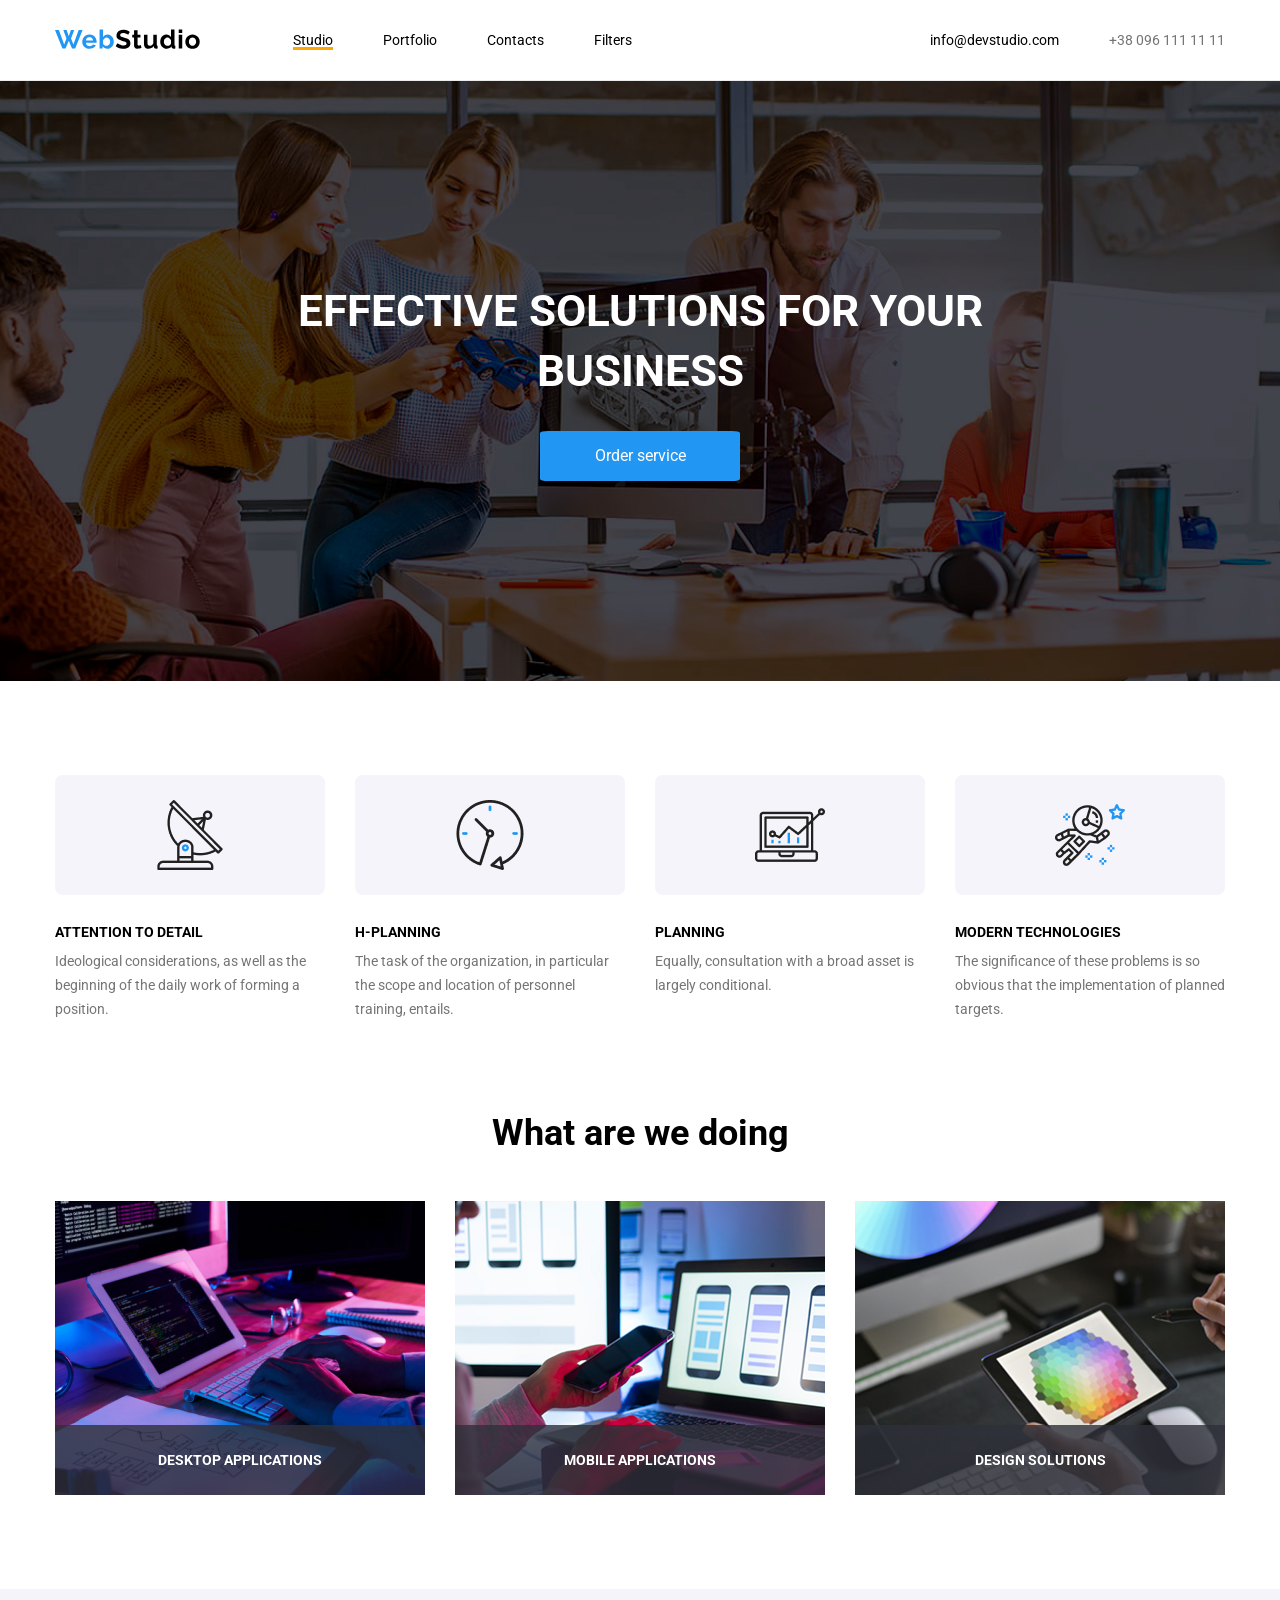
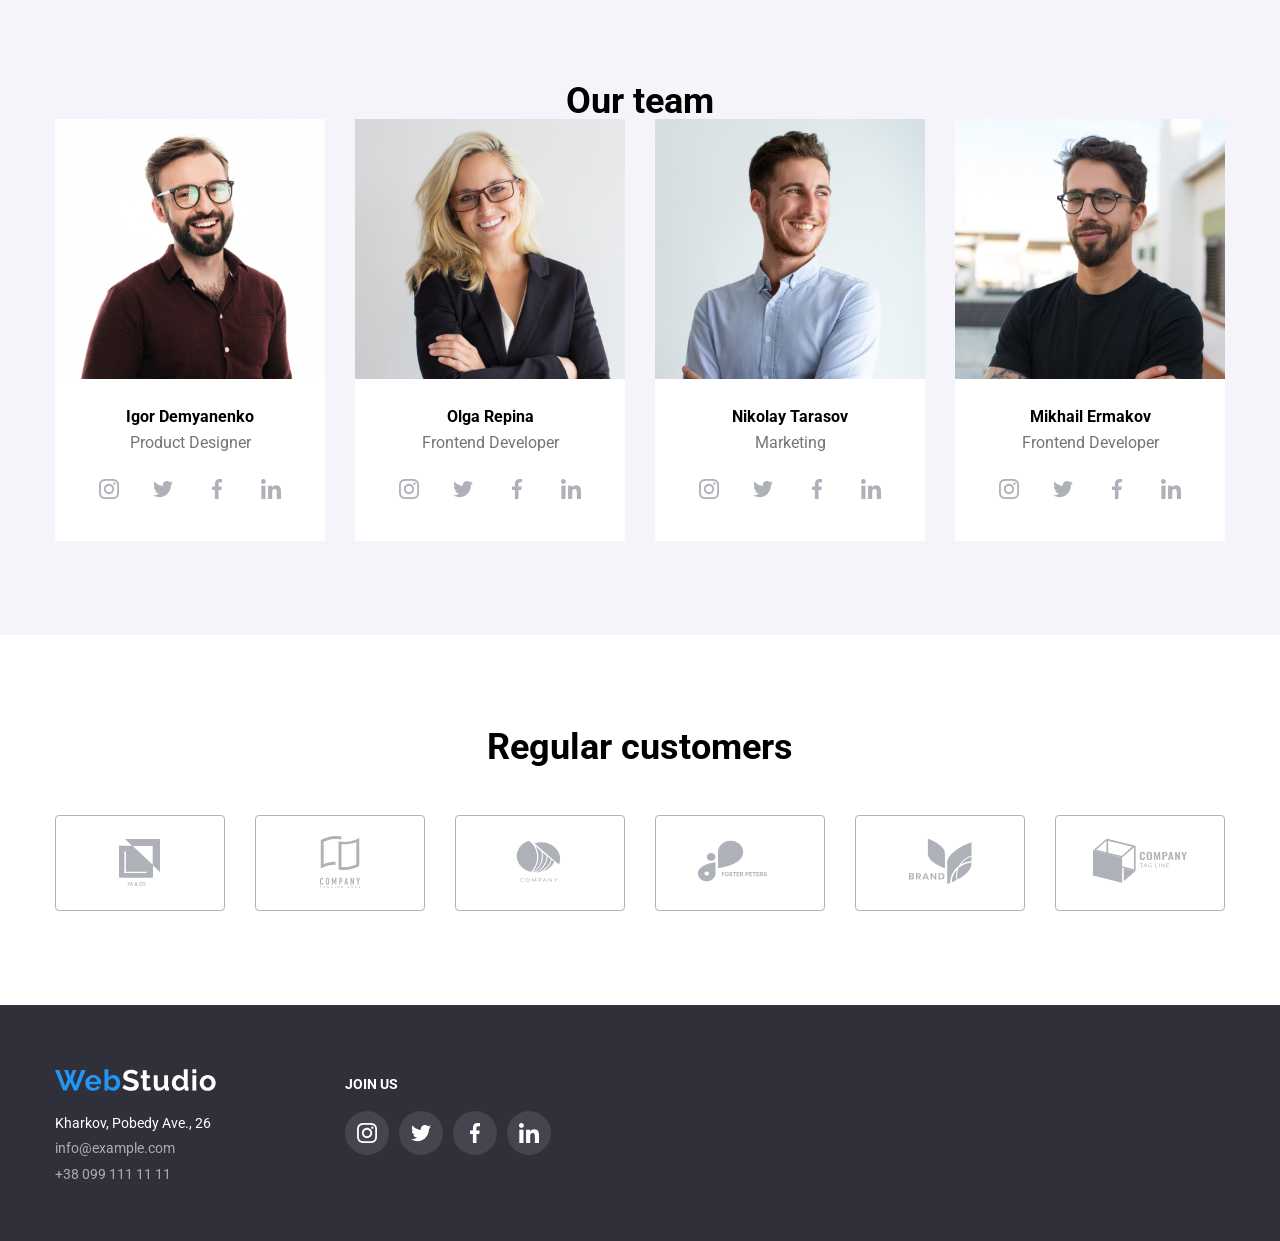
<file: index.html>
<!DOCTYPE html>
<html lang="en">
<head>
    <meta charset="UTF-8">
    <meta name="viewport" content="width=device-width, initial-scale=1.0">
    <link rel="stylesheet" href="css/styles.css">
    <title>WebStudio</title>
</head>
<body>
    <header class="header">
        <div class="container">
            <div class="header-container">
                <a href="index.html" class="header-logo">
                    <img src="images/logo.svg" alt="logo" width="145" height="31">
                </a>
                <ul class="header-nav">
                    <li class="header-nav-item"><a href="#" class="header-link active">Studio</a></li>
                    <li class="header-nav-item"><a href="portfolio.html" class="header-link">Portfolio</a></li>
                    <li class="header-nav-item"><a href="#" class="header-link">Contacts</a></li>
                    <li class="header-nav-item">
                        <a href="#" class="header-link">Filters</a>
                        <ul>
                            <li class="pop-up"><a href="#">All</a></li>
                            <li class="pop-up"><a href="#">Web sites</a></li>
                            <li class="pop-up"><a href="#">Applications</a></li>
                            <li class="pop-up"><a href="#">Design</a></li>
                            <li class="pop-up">
                                <a href="#">Marketing</a>
                                <ul class="pop-up-list">
                                    <li><a href="#">info@devstudio.com</a></li>
                                    <li><a href="#">+38 096 111 11 11</a></li>
                                </ul>
                            </li>
                        </ul>
                    </li>
                </ul>
                <div class="contacts">
                    <a href="#" class="gmail">info@devstudio.com</a>
                    <p class="phone">+38 096 111 11 11</p>
                </div>
                <div class="header-burger">
                    <span></span>
                </div>
            </div>
        </div>
    </header>
    <main>
        <section class="hero">
            <div class="container hero-container">
                <h1 class="hero-title">Effective solutions for your business</h1>
                <button class="btn">Order service</button>
            </div>
        </section>
        <section class="info">
            <div class="container info-cards">
                    <article class="info-card">
                        <h3 class="info-card-title">Attention to detail</h3>
                        <p class="info-card-desc">Ideological considerations, as well as the beginning of the daily work of forming a position.</p>
                    </article>
                    <article class="info-card">
                        <h3 class="info-card-title">h-Planning</h3>
                        <p class="info-card-desc">The task of the organization, in particular the scope and location of personnel training, entails.</p>
                    </article>
                    <article class="info-card">
                        <h3 class="info-card-title">Planning</h3>
                        <p class="info-card-desc">Equally, consultation with a broad asset is largely conditional.</p>
                    </article>
                    <article class="info-card">
                        <h3 class="info-card-title">Modern technologies</h3>
                        <p class="info-card-desc">The significance of these problems is so obvious that the implementation of planned targets.</p>
                    </article>
            </div>
        </section>
        <section class="doing">
            <div class="container doing-gallery">
                <h2 class="doing-title">What are we doing</h2>
                <div class="doing-photoes">
                    <div class="doing-photo">
                        <img src="images/doing-img-1.jpg" alt="photo" width="370" height="294">
                        <div class="doing-photo-desc">
                            <p>Desktop applications</p>
                        </div>
                    </div>
                    <div class="doing-photo">
                        <img src="images/doing-img-2.jpg" alt="photo" width="370" height="294">
                        <div class="doing-photo-desc">
                            <p>Mobile applications</p>
                        </div>
                    </div>
                    <div class="doing-photo">
                        <img src="images/doing-img-3.jpg" alt="photo" width="370" height="294">
                        <div class="doing-photo-desc">
                            <p>Design solutions</p>
                        </div>
                    </div>
                </div>
            </div>
        </section>
        <section class="team">
            <div class="container team-block">
                <h2 class="team-title">Our team</h2>
                <div class="team-cards">
                    <article class="team-card">
                        <img src="images/team-img-1.jpg" alt="people photo" class="team-card-img">
                        <div class="name-profession">
                            <h3 class="name">Igor Demyanenko</h3>
                            <p class="profession">Product Designer</p>
                            <div class="socials">
                                <ul>
                                    <li class="social-item">
                                        <a href="#">
                                            <svg class="item">
                                                <use href="images/sprites.svg#instagram"></use>
                                            </svg>
                                        </a>
                                    </li>
                                    <li class="social-item">
                                        <a href="#">
                                            <svg class="item">
                                                <use href="images/sprites.svg#twitter"></use>
                                            </svg>
                                        </a>
                                    </li>
                                    <li class="social-item">
                                        <a href="#">
                                            <svg class="item">
                                                <use href="images/sprites.svg#facebook"></use>
                                            </svg>
                                        </a>
                                    </li>
                                    <li class="social-item">
                                        <a href="#">
                                            <svg class="item">
                                                <use href="images/sprites.svg#linkedin"></use>
                                            </svg>
                                        </a>
                                    </li>
                                </ul>
                            </div>
                        </div>
                    </article>
                    <article class="team-card">
                        <img src="images/team-img-2.jpg" alt="people photo" class="team-card-img">
                        <div class="name-profession">
                            <h3 class="name">Olga Repina</h3>
                            <p class="profession">Frontend Developer</p>
                            <div class="socials">
                                <ul>
                                    <li class="social-item">
                                        <a href="#">
                                            <svg class="item">
                                                <use href="images/sprites.svg#instagram"></use>
                                            </svg>
                                        </a>
                                    </li>
                                    <li class="social-item">
                                        <a href="#">
                                            <svg class="item">
                                                <use href="images/sprites.svg#twitter"></use>
                                            </svg>
                                        </a>
                                    </li>
                                    <li class="social-item">
                                        <a href="#">
                                            <svg class="item">
                                                <use href="images/sprites.svg#facebook"></use>
                                            </svg>
                                        </a>
                                    </li>
                                    <li class="social-item">
                                        <a href="#">
                                            <svg class="item">
                                                <use href="images/sprites.svg#linkedin"></use>
                                            </svg>
                                        </a>
                                    </li>
                                </ul>
                            </div>
                        </div>
                    </article>
                    <article class="team-card">
                        <img src="images/team-img-3.jpg" alt="people photo" class="team-card-img">
                        <div class="name-profession">
                            <h3 class="name">Nikolay Tarasov</h3>
                            <p class="profession">Marketing</p>
                            <div class="socials">
                                <ul>
                                    <li class="social-item">
                                        <a href="#">
                                            <svg class="item">
                                                <use href="images/sprites.svg#instagram"></use>
                                            </svg>
                                        </a>
                                    </li>
                                    <li class="social-item">
                                        <a href="#">
                                            <svg class="item">
                                                <use href="images/sprites.svg#twitter"></use>
                                            </svg>
                                        </a>
                                    </li>
                                    <li class="social-item">
                                        <a href="#">
                                            <svg class="item">
                                                <use href="images/sprites.svg#facebook"></use>
                                            </svg>
                                        </a>
                                    </li>
                                    <li class="social-item">
                                        <a href="#">
                                            <svg class="item">
                                                <use href="images/sprites.svg#linkedin"></use>
                                            </svg>
                                        </a>
                                    </li>
                                </ul>
                            </div>
                        </div>
                    </article>
                    <article class="team-card">
                        <img src="images/team-img-4.jpg" alt="people photo" class="team-card-img">
                        <div class="name-profession">
                            <h3 class="name">Mikhail Ermakov</h3>
                            <p class="profession">Frontend Developer</p>
                            <div class="socials">
                                <ul>
                                    <li class="social-item">
                                        <a href="#">
                                            <svg class="item">
                                                <use href="images/sprites.svg#instagram"></use>
                                            </svg>
                                        </a>
                                    </li>
                                    <li class="social-item">
                                        <a href="#">
                                            <svg class="item">
                                                <use href="images/sprites.svg#twitter"></use>
                                            </svg>
                                        </a>
                                    </li>
                                    <li class="social-item">
                                        <a href="#">
                                            <svg class="item">
                                                <use href="images/sprites.svg#facebook"></use>
                                            </svg>
                                        </a>
                                    </li>
                                    <li class="social-item">
                                        <a href="#">
                                            <svg class="item">
                                                <use href="images/sprites.svg#linkedin"></use>
                                            </svg>
                                        </a>
                                    </li>
                                </ul>
                            </div>
                        </div>
                    </article>
                </div>
            </div>
        </section>
        <section class="customers">
            <div class="container customers-container">
                <h1 class="customers-title">Regular customers</h1>
                <div class="customers-socials">
                    <ul>
                        <li class="customers-social-item">
                            <a href="#">
                                <svg class="customers-item">
                                    <use href="#cust-logo-1"></use>
                                </svg>
                            </a>
                        </li>
                        <li class="customers-social-item">
                            <a href="#">
                                <svg class="customers-item">
                                    <use href="#cust-logo-2"></use>
                                </svg>
                            </a>
                        </li>
                        <li class="customers-social-item">
                            <a href="#">
                                <svg class="customers-item">
                                    <use href="#cust-logo-3"></use>
                                </svg>
                            </a>
                        </li>
                        <li class="customers-social-item">
                            <a href="#">
                                <svg class="customers-item">
                                    <use href="#cust-logo-4"></use>
                                </svg>
                            </a>
                        </li>
                        <li class="customers-social-item">
                            <a href="#">
                                <svg class="customers-item">
                                    <use href="#cust-logo-5"></use>
                                </svg>
                            </a>
                        </li>
                        <li class="customers-social-item">
                            <a href="#">
                                <svg class="customers-item">
                                    <use href="#cust-logo-6"></use>
                                </svg>
                            </a>
                        </li>
                    </ul>
                </div>
            </div>
        </section>
    </main>
    <footer class="footer">
        <div class="container">
            <div class="footer-box">
                <div class="footer-info">
                    <a href="index.html"><img src="images/footer-logo.svg" alt="logo" class="footer-logo" width="161" height="31"></a>
                    <div class="footer-text">
                        <ul>
                            <li>
                                <p>Kharkov, Pobedy Ave., 26</p>
                            </li>
                            <li>
                                <a href="#">info@example.com</a>
                            </li>
                            <li>
                                <a href="#">+38 099 111 11 11</a>
                            </li>
                        </ul>
                    </div>
                </div>
                <div class="footer-socials">
                    <p class="footer-socials-title">Join us</p>
                    <div class="footer-socials-list">
                        <ul>
                            <li class="footer-social-item">
                                <a href="#">
                                    <svg class="footer-item">
                                        <use href="images/sprites.svg#instagram"></use>
                                    </svg>
                                </a>
                            </li>
                            <li class="footer-social-item">
                                <a href="#">
                                    <svg class="footer-item">
                                        <use href="images/sprites.svg#twitter"></use>
                                    </svg>
                                </a>
                            </li>
                            <li class="footer-social-item">
                                <a href="#">
                                    <svg class="footer-item">
                                        <use href="images/sprites.svg#facebook"></use>
                                    </svg>
                                </a>
                            </li>
                            <li class="footer-social-item">
                                <a href="#">
                                    <svg class="footer-item">
                                        <use href="images/sprites.svg#linkedin"></use>
                                    </svg>
                                </a>
                            </li>
                        </ul>
                    </div>
                </div>
                </div>
            </div>
        </div>
    </footer>
    <svg xmlns="http://www.w3.org/2000/svg" class="hidden">
        <symbol viewBox="0 0 106 60" fill="none" id="cust-logo-1">
            <path d="M48.9668 50.0508C49.2254 50.0509 49.4373 50.1274 49.6016 50.2803C49.7672 50.4316 49.8506 50.6194 49.8506 50.8438C49.8506 50.9918 49.8131 51.1286 49.7383 51.2539C49.6634 51.3776 49.54 51.5013 49.3691 51.625L49.1279 51.8008L49.8135 52.6113C49.9127 52.4161 49.9628 52.199 49.9629 51.96H50.4775C50.4775 52.3976 50.3749 52.7563 50.1699 53.0361L50.6924 53.6543H50.0039L49.8037 53.417C49.5498 53.6074 49.2471 53.7031 48.8955 53.7031C48.5441 53.7031 48.2623 53.6102 48.0508 53.4248C47.8408 53.2376 47.7363 52.9938 47.7363 52.6943C47.7363 52.5301 47.7807 52.3798 47.8701 52.2432C47.9596 52.1048 48.1367 51.9408 48.4004 51.752C48.262 51.5778 48.1647 51.4297 48.1094 51.3076C48.0557 51.1857 48.0294 51.0679 48.0293 50.9541C48.0293 50.6758 48.1139 50.4561 48.2832 50.2949C48.4525 50.1322 48.6803 50.0508 48.9668 50.0508ZM53.6787 50.0508C54.0707 50.0509 54.3868 50.157 54.626 50.3701C54.8651 50.5833 55.0039 50.8846 55.043 51.2734H54.4277C54.3984 51.0179 54.3236 50.834 54.2031 50.7217C54.0844 50.6078 53.9096 50.5509 53.6787 50.5508C53.4102 50.5508 53.2035 50.6497 53.0586 50.8467C52.9154 51.042 52.8421 51.3288 52.8389 51.708V52.0234C52.8389 52.4073 52.9073 52.7006 53.0439 52.9023C53.1823 53.1038 53.3844 53.2051 53.6494 53.2051C53.8917 53.205 54.0743 53.15 54.1963 53.041C54.3181 52.932 54.3952 52.7505 54.4277 52.4971H55.043C55.0071 52.8761 54.8671 53.1726 54.623 53.3857C54.379 53.5971 54.0543 53.703 53.6494 53.7031C53.3663 53.7031 53.1158 53.6363 52.8994 53.5029C52.6846 53.3678 52.5186 53.1761 52.4014 52.9287C52.2842 52.6814 52.2237 52.3943 52.2188 52.0674V51.7354C52.2188 51.4001 52.2777 51.1042 52.3965 50.8486C52.5153 50.5931 52.6859 50.3962 52.9072 50.2578C53.1301 50.1196 53.3875 50.0508 53.6787 50.0508ZM56.96 50.0508C57.2495 50.0509 57.5057 50.1208 57.7285 50.2607C57.953 50.3991 58.127 50.5994 58.249 50.8613C58.3709 51.1216 58.4329 51.4251 58.4346 51.7715V51.9697C58.4345 52.3178 58.3743 52.6241 58.2539 52.8877C58.1335 53.1496 57.9608 53.3516 57.7363 53.4932C57.5135 53.6331 57.256 53.703 56.9648 53.7031C56.677 53.7031 56.4195 53.6329 56.1934 53.4932C55.9688 53.3516 55.7946 53.15 55.6709 52.8896C55.5489 52.6294 55.487 52.3292 55.4854 51.9893V51.7891C55.4854 51.4426 55.546 51.1363 55.668 50.8711C55.7917 50.6058 55.9655 50.4027 56.1885 50.2627C56.413 50.1212 56.6704 50.0508 56.96 50.0508ZM41.791 51.7842L42.6094 50.0996H43.293L42.1016 52.3457V53.6543H41.4814V52.3457L40.2871 50.0996H40.9736L41.791 51.7842ZM46.2373 53.6543H45.5928L45.3018 52.8262H43.9248L43.6367 53.6543H42.9951L44.3379 50.0996H44.8916L46.2373 53.6543ZM48.6221 52.167C48.4268 52.3151 48.3291 52.4844 48.3291 52.6748C48.3291 52.8392 48.3825 52.9727 48.4883 53.0752C48.594 53.1776 48.7358 53.2295 48.9131 53.2295C49.1131 53.2294 49.3006 53.1627 49.4746 53.0293L48.6982 52.1133L48.6221 52.167ZM56.96 50.5635C56.693 50.5635 56.4834 50.668 56.332 50.8779C56.1823 51.0863 56.1058 51.3822 56.1025 51.7646V51.9697C56.1026 52.3601 56.1788 52.6619 56.3301 52.875C56.4831 53.0881 56.6948 53.1953 56.9648 53.1953C57.238 53.1952 57.4483 53.091 57.5947 52.8828C57.7428 52.6746 57.8163 52.3699 57.8164 51.9697V51.7842C57.8164 51.3903 57.7415 51.0879 57.5918 50.8779C57.4438 50.6681 57.2332 50.5636 56.96 50.5635ZM44.0986 52.3281H45.1289L44.6133 50.8535L44.0986 52.3281ZM48.9639 50.5264C48.8484 50.5264 48.7568 50.5656 48.6885 50.6436C48.6201 50.7217 48.5859 50.8206 48.5859 50.9395C48.5861 51.0761 48.6695 51.2476 48.8369 51.4541L49.1084 51.2686L49.1836 51.208C49.2845 51.1185 49.335 51.0033 49.335 50.8633C49.335 50.7707 49.3001 50.692 49.2305 50.627C49.1605 50.5602 49.0713 50.5264 48.9639 50.5264ZM73 40.1338L66 33.5068V45.8135H32V13.627L45.0078 13.6338L38 7H73V40.1338ZM37.3799 41.1055H59.5234V39.6396H38.9453V19.458H37.3799V41.1055ZM65.6924 32.7275V13.918H45.8223L65.6924 32.7275Z" fill="currentColor"/>
        </symbol>
        <symbol viewBox="0 0 106 60" fill="none" id="cust-logo-2">
            <path d="M72.2413 33.9404C69.8069 35.3587 67.185 36.4246 64.4542 37.1064C62.0569 37.7229 59.5928 38.0398 57.1183 38.0498C55.2432 38.0649 53.3735 37.8444 51.5529 37.3936V9.32227C51.9829 9.42144 52.4258 9.51258 52.8761 9.58887C53.6147 9.71345 54.3936 9.80538 55.1525 9.86133C55.7873 9.90964 56.4453 9.93261 57.1105 9.93262C59.7122 9.92311 62.3036 9.5908 64.8243 8.94336C67.4071 8.29393 69.899 7.32196 72.2413 6.0498V33.9404ZM49.3195 4C49.8304 4.01272 50.329 4.03569 50.797 4.07129C52.0299 4.15788 53.2531 4.35245 54.4523 4.65332V7.5166C53.2875 7.24526 52.1029 7.06654 50.9103 6.98242C50.6397 6.95954 50.3663 6.93457 50.1134 6.93457H49.9767C49.7668 6.92187 49.5567 6.91719 49.3468 6.91211H48.8917C48.4946 6.91211 48.0898 6.92204 47.6876 6.94238C47.6574 6.94018 47.627 6.94019 47.5968 6.94238C43.9525 7.14887 40.3814 8.05959 37.0802 9.625L36.6476 9.83301V31.9746L37.6603 31.6309C38.548 31.3258 39.494 31.0511 40.4728 30.7969C43.1191 30.1175 45.8364 29.7569 48.5675 29.7217V32.6309C48.206 32.6334 47.8545 32.6433 47.5031 32.6611H47.4191C45.3173 32.7765 43.2317 33.0966 41.1915 33.6172C38.6074 34.2641 36.1143 35.2359 33.7716 36.5088V8.1123C36.2047 6.69317 38.8255 5.6272 41.5558 4.94629C43.9528 4.3274 46.4169 4.00931 48.8917 4H49.3195ZM68.3351 10.418C67.4043 10.7307 66.466 11.0106 65.5226 11.2598C62.7753 11.9657 59.9509 12.3278 57.1154 12.3379C56.4554 12.3379 55.8485 12.3203 55.2618 12.2822L54.4542 12.2285V35.0059L55.1476 35.0664C55.7901 35.1224 56.4534 35.1504 57.1212 35.1504C59.3546 35.1409 61.5784 34.8536 63.7413 34.2939C65.5224 33.8472 67.255 33.224 68.9142 32.4346L69.3468 32.2266V10.0771L68.3351 10.418Z" fill="currentColor"/>
            <path d="M35.7371 46.212C35.5917 46.0611 35.4163 45.9427 35.2224 45.8642C35.0284 45.7858 34.8203 45.7492 34.6114 45.7568C34.3888 45.7539 34.1678 45.7954 33.9613 45.8789C33.7719 45.9543 33.5998 46.0677 33.4553 46.212C33.3125 46.3568 33.2013 46.5301 33.129 46.7206C33.0497 46.9203 33.0101 47.1337 33.0126 47.3487V51.1427C33.0036 51.4101 33.0546 51.676 33.1619 51.9209C33.2514 52.1153 33.3807 52.2886 33.5413 52.4294C33.693 52.5571 33.871 52.6492 34.0625 52.699C34.2469 52.7508 34.4376 52.7774 34.6291 52.7778C34.8404 52.7799 35.0495 52.7348 35.2413 52.6456C35.4309 52.5626 35.6028 52.4434 35.7473 52.2947C35.8881 52.1473 36.0005 51.9748 36.0786 51.7861C36.1597 51.5948 36.201 51.3888 36.2001 51.1809V50.7562H35.2084V51.0944C35.2114 51.2099 35.1916 51.3248 35.1502 51.4326C35.1179 51.5134 35.0688 51.5862 35.006 51.6462C34.9446 51.6959 34.8742 51.733 34.7986 51.7556C34.7316 51.7779 34.6617 51.7899 34.5912 51.7912C34.5026 51.8015 34.413 51.7881 34.3312 51.7524C34.2495 51.7166 34.1786 51.6599 34.1257 51.5877C34.0322 51.4353 33.9864 51.2581 33.9942 51.0792V47.542C33.988 47.3458 34.0297 47.1511 34.1156 46.9749C34.1671 46.8948 34.2399 46.8309 34.3258 46.7904C34.4117 46.75 34.5071 46.7346 34.6013 46.746C34.6868 46.743 34.7717 46.7608 34.8488 46.798C34.9259 46.8352 34.9929 46.8907 35.044 46.9596C35.155 47.1053 35.213 47.2848 35.2084 47.4682V47.7963H36.19V47.4097C36.1919 47.1827 36.1507 46.9575 36.0685 46.746C35.9953 46.5473 35.8825 46.3656 35.7371 46.212V46.212Z" fill="currentColor"/>
            <path d="M41.6289 46.169C41.3127 45.902 40.9136 45.7545 40.5007 45.752C40.2987 45.7528 40.0984 45.7889 39.9087 45.8588C39.7161 45.9278 39.5384 46.0331 39.3851 46.169C39.2208 46.3167 39.0897 46.4978 39.0005 46.7005C38.9006 46.9322 38.8515 47.1828 38.8563 47.4354V51.0743C38.8495 51.3302 38.8987 51.5846 39.0005 51.8193C39.0903 52.015 39.2215 52.1886 39.3851 52.3279C39.5367 52.4687 39.7147 52.5776 39.9087 52.6483C40.0984 52.7181 40.2987 52.7543 40.5007 52.7551C40.7027 52.7547 40.9031 52.7186 41.0926 52.6483C41.29 52.5766 41.4719 52.4679 41.6289 52.3279C41.7871 52.186 41.9145 52.0129 42.0033 51.8193C42.1051 51.5846 42.1544 51.3302 42.1475 51.0743V47.4354C42.1524 47.1828 42.1032 46.9322 42.0033 46.7005C41.9151 46.5 41.7878 46.3193 41.6289 46.169V46.169ZM41.166 51.0743C41.1743 51.1713 41.1609 51.2689 41.1268 51.36C41.0926 51.4511 41.0386 51.5333 40.9687 51.6007C40.8377 51.7105 40.6725 51.7707 40.5019 51.7707C40.3313 51.7707 40.1662 51.7105 40.0352 51.6007C39.9652 51.5333 39.9112 51.4511 39.8771 51.36C39.8429 51.2689 39.8295 51.1713 39.8379 51.0743V47.4354C39.8295 47.3384 39.8429 47.2407 39.8771 47.1496C39.9112 47.0585 39.9652 46.9763 40.0352 46.909C40.1662 46.7991 40.3313 46.739 40.5019 46.739C40.6725 46.739 40.8377 46.7991 40.9687 46.909C41.0386 46.9763 41.0926 47.0585 41.1268 47.1496C41.1609 47.2407 41.1743 47.3384 41.166 47.4354V51.0743Z" fill="currentColor"/>
            <path d="M49.3673 52.6993V45.8105H48.4136L47.1614 49.4571H47.1437L45.8813 45.8105H44.9377V52.6993H45.9218V48.5086H45.9395L46.9033 51.4711H47.3941L48.3655 48.5086H48.3832V52.6993H49.3673Z" fill="currentColor"/>
            <path d="M54.9581 46.2935C54.8065 46.1236 54.6153 45.9942 54.4015 45.9172C54.1712 45.8423 53.9302 45.8062 53.6881 45.8104H52.226V52.6991H53.2075V50.0087H53.7134C54.0197 50.0227 54.3244 49.9579 54.5988 49.8206C54.822 49.6967 55.0081 49.5149 55.1377 49.2942C55.2512 49.111 55.3277 48.907 55.3628 48.6941C55.4014 48.4348 55.4192 48.1729 55.4159 47.9108C55.4255 47.58 55.3932 47.2494 55.3198 46.9267C55.2543 46.6884 55.1299 46.4705 54.9581 46.2935V46.2935ZM54.4521 48.394C54.4479 48.5187 54.4168 48.641 54.361 48.7525C54.3049 48.8585 54.2162 48.9432 54.1081 48.9941C53.9627 49.0591 53.8041 49.0888 53.6451 49.0806H53.1974V46.7386H53.7033C53.8557 46.7311 54.0075 46.7607 54.146 46.825C54.2475 46.8832 54.3281 46.9723 54.3762 47.0793C54.4299 47.2003 54.4591 47.3308 54.4622 47.4633C54.4622 47.6082 54.4622 47.7608 54.4622 47.921C54.4622 48.0812 54.4723 48.2465 54.4622 48.394H54.4521Z" fill="currentColor"/>
            <path d="M59.6077 45.8105H58.8032L57.2854 52.6993H58.2669L58.5553 51.2193H59.8935L60.1819 52.6993H61.1635L59.6077 45.8105ZM58.702 50.281L59.1852 47.7838H59.2029L59.6836 50.281H58.702Z" fill="currentColor"/>
            <path d="M65.9497 49.9606H65.932L64.4496 45.8105H63.506V52.6993H64.4875V48.5569H64.5078L66.0079 52.6993H66.9312V45.8105H65.9497V49.9606Z" fill="currentColor"/>
            <path d="M71.9476 45.8105L71.1583 48.5493H71.1381L70.3488 45.8105H69.3091L70.6574 49.7877V52.6993H71.639V49.7877L72.9873 45.8105H71.9476Z" fill="currentColor"/>
            <path d="M33 54.6442H33.4731V55.9716H33.7943V54.6442H34.2649V54.3721H33V54.6442Z" fill="currentColor"/>
            <path d="M36.9767 54.3721L36.3569 55.9716H36.6984L36.83 55.6079H37.4675L37.6041 55.9716H37.9532L37.3182 54.3721H36.9767ZM36.9261 55.3384L37.1437 54.7459L37.3612 55.3384H36.9261Z" fill="currentColor"/>
            <path d="M40.9079 55.3821H41.2773V55.5881C41.1694 55.6746 41.0358 55.722 40.8978 55.7229C40.8333 55.7265 40.7689 55.7145 40.7099 55.688C40.6509 55.6614 40.5991 55.6211 40.5588 55.5703C40.474 55.4485 40.4322 55.3017 40.4399 55.1533C40.4399 54.7973 40.5942 54.6193 40.9003 54.6193C40.9809 54.6112 41.0617 54.6325 41.128 54.6791C41.1944 54.7257 41.2419 54.7947 41.2621 54.8735L41.5783 54.8125C41.51 54.4997 41.2849 54.3421 40.9003 54.3421C40.6947 54.3366 40.4947 54.4103 40.3413 54.5481C40.2607 54.6276 40.1983 54.7239 40.1586 54.8302C40.1188 54.9365 40.1026 55.0502 40.1111 55.1634C40.1017 55.3823 40.1749 55.5966 40.316 55.7636C40.3943 55.8444 40.4892 55.9071 40.594 55.9475C40.6988 55.9879 40.8111 56.0049 40.9231 55.9975C41.1734 56.0045 41.4165 55.9133 41.6011 55.7432V55.1126H40.9079V55.3821Z" fill="currentColor"/>
            <path d="M44.9226 54.3721H44.5988V55.9716H45.7194V55.6995H44.9226V54.3721Z" fill="currentColor"/>
            <path d="M48.3175 54.3721H47.9937V55.9716H48.3175V54.3721Z" fill="currentColor"/>
            <path d="M51.6365 55.4401L50.9813 54.3721H50.6676V55.9716H50.9686V54.9264L51.6112 55.9716H51.9325V54.3721H51.6365V55.4401Z" fill="currentColor"/>
            <path d="M54.6368 55.2672H55.4337V54.9951H54.6368V54.6442H55.4944V54.3721H54.313V55.9716H55.5273V55.6995H54.6368V55.2672Z" fill="currentColor"/>
            <path d="M61.9122 55.0027H61.2823V54.3721H60.9611V55.9716H61.2823V55.2723H61.9122V55.9716H62.2335V54.3721H61.9122V55.0027Z" fill="currentColor"/>
            <path d="M64.9302 55.2672H65.7296V54.9951H64.9302V54.6442H65.7903V54.3721H64.6089V55.9716H65.8206V55.6995H64.9302V55.2672Z" fill="currentColor"/>
            <path d="M69.0233 55.2674C69.3015 55.2241 69.4432 55.0766 69.4432 54.8224C69.4513 54.7543 69.441 54.6854 69.4134 54.6227C69.3858 54.5601 69.3419 54.5061 69.2863 54.4663C69.1415 54.3936 68.9799 54.3611 68.8183 54.3723H68.1404V55.9717H68.4617V55.303H68.5249C68.5934 55.2987 68.6619 55.3109 68.7247 55.3386C68.7717 55.3675 68.8108 55.4077 68.8386 55.4555L69.1877 55.9641H69.5722L69.3774 55.6513C69.2913 55.4969 69.1699 55.3653 69.0233 55.2674V55.2674ZM68.6994 55.0461H68.4617V54.6444H68.7146C68.8248 54.6354 68.9357 54.6484 69.041 54.6825C69.0644 54.7031 69.0828 54.7288 69.095 54.7576C69.1072 54.7865 69.1127 54.8176 69.1113 54.8489C69.1098 54.8802 69.1014 54.9107 69.0866 54.9382C69.0718 54.9658 69.051 54.9896 69.0258 55.008C68.9202 55.0404 68.8096 55.0533 68.6994 55.0461V55.0461Z" fill="currentColor"/>
            <path d="M72.1096 55.2672H72.9064V54.9951H72.1096V54.6442H72.9697V54.3721H71.7858V55.9716H73V55.6995H72.1096V55.2672Z" fill="currentColor"/>
        </symbol>
        <symbol viewBox="0 0 106 60" fill="none" id="cust-logo-3">
            <path d="M36.4062 49.1018C36.4221 49.1022 36.4378 49.1053 36.4523 49.111C36.4668 49.1167 36.4799 49.1248 36.4907 49.135L36.7088 49.3435C36.5395 49.5122 36.3303 49.6472 36.0954 49.7391C35.8203 49.8395 35.5238 49.8879 35.2256 49.8813C34.9454 49.8863 34.667 49.8411 34.4077 49.7486C34.1738 49.6636 33.9637 49.536 33.7915 49.3743C33.6158 49.2065 33.4804 49.01 33.3934 48.7962C33.2981 48.5578 33.2511 48.3069 33.2544 48.0546C33.2505 47.8007 33.3014 47.5483 33.4043 47.3107C33.4996 47.0955 33.6433 46.8989 33.8269 46.7326C34.0131 46.5694 34.2358 46.4412 34.4813 46.3558C34.7498 46.2654 35.0358 46.2203 35.3238 46.2232C35.5913 46.2175 35.8574 46.2586 36.1063 46.344C36.3222 46.4254 36.5205 46.5384 36.6925 46.6781L36.5098 46.9008C36.4972 46.9165 36.4815 46.9301 36.4634 46.941C36.4419 46.9539 36.4158 46.9598 36.3898 46.9576C36.3615 46.9559 36.3343 46.9478 36.3108 46.9339L36.2126 46.8747L36.0763 46.7989C36.0174 46.7707 35.9564 46.7462 35.8936 46.7255C35.8127 46.7003 35.7298 46.6805 35.6455 46.6662C35.5385 46.6491 35.4298 46.6412 35.3211 46.6425C35.1137 46.6403 34.9079 46.6741 34.7158 46.742C34.5366 46.805 34.3749 46.9003 34.2414 47.0216C34.1054 47.1507 34.0007 47.3021 33.9333 47.467C33.8565 47.6556 33.8186 47.8545 33.8215 48.0546C33.8182 48.2578 33.8561 48.4598 33.9333 48.6516C33.9998 48.8151 34.1026 48.9656 34.2359 49.0947C34.3608 49.215 34.5156 49.309 34.6885 49.3695C34.8665 49.4336 35.0575 49.4659 35.2502 49.4643C35.3614 49.4658 35.4727 49.4594 35.5828 49.4453C35.7626 49.4263 35.935 49.372 36.0872 49.2866C36.1635 49.2429 36.2355 49.1937 36.3026 49.1397C36.3306 49.1165 36.3675 49.103 36.4062 49.1018V49.1018Z" fill="currentColor"/>
            <path d="M42.7043 48.0542C42.7077 48.3055 42.6578 48.5553 42.5571 48.791C42.4682 49.0047 42.3283 49.1997 42.1464 49.363C41.9645 49.5264 41.7449 49.6543 41.502 49.7386C40.9682 49.9155 40.3781 49.9155 39.8443 49.7386C39.6029 49.6531 39.3847 49.5248 39.2036 49.3619C39.0218 49.1956 38.8808 48.9989 38.7891 48.7838C38.5927 48.3067 38.5927 47.7851 38.7891 47.3079C38.8822 47.0927 39.023 46.8955 39.2036 46.7275C39.3862 46.5697 39.6043 46.4464 39.8443 46.365C40.3774 46.185 40.9688 46.185 41.502 46.365C41.7442 46.4505 41.9633 46.5788 42.1454 46.7417C42.3249 46.9064 42.4648 47.1005 42.5571 47.3127C42.6581 47.5499 42.708 47.8013 42.7043 48.0542ZM42.1318 48.0542C42.1361 47.8531 42.101 47.6528 42.0282 47.4619C41.9671 47.2984 41.8677 47.1475 41.7364 47.0189C41.6086 46.8972 41.4512 46.8017 41.2757 46.7394C40.8878 46.6098 40.4584 46.6098 40.0706 46.7394C39.895 46.8017 39.7376 46.8972 39.6098 47.0189C39.4767 47.1468 39.3763 47.2978 39.3154 47.4619C39.1766 47.8476 39.1766 48.2608 39.3154 48.6464C39.3769 48.8103 39.4772 48.9612 39.6098 49.0895C39.7378 49.2104 39.8952 49.3051 40.0706 49.3666C40.4591 49.4929 40.8871 49.4929 41.2757 49.3666C41.451 49.3051 41.6084 49.2104 41.7364 49.0895C41.8672 48.9605 41.9664 48.8097 42.0282 48.6464C42.1013 48.4556 42.1364 48.2553 42.1318 48.0542V48.0542Z" fill="currentColor"/>
            <path d="M47.0013 48.6751L47.0585 48.8077C47.0803 48.7603 47.0994 48.7177 47.1212 48.6751C47.142 48.6305 47.1657 48.587 47.1921 48.5448L48.5853 46.3442C48.6126 46.3063 48.6371 46.2826 48.6644 46.2755C48.7015 46.2657 48.7402 46.2617 48.7789 46.2637H49.1906V49.8429H48.7026V47.2112C48.7026 47.178 48.7026 47.1401 48.7026 47.0998C48.6999 47.0588 48.6999 47.0177 48.7026 46.9767L47.3012 49.208C47.2834 49.2415 47.2549 49.2697 47.2191 49.2895C47.1833 49.3092 47.1418 49.3196 47.0994 49.3194H47.0203C46.9779 49.3199 46.9362 49.3096 46.9003 49.2899C46.8645 49.2701 46.8361 49.2416 46.8186 49.208L45.3763 46.9625C45.3763 47.0051 45.3763 47.0477 45.3763 47.0904C45.3763 47.133 45.3763 47.1709 45.3763 47.2041V49.8358H44.9046V46.2637H45.3163C45.355 46.2617 45.3937 46.2657 45.4308 46.2755C45.4646 46.2901 45.4916 46.3143 45.5072 46.3442L46.9304 48.5472C46.9583 48.5879 46.9821 48.6307 47.0013 48.6751V48.6751Z" fill="currentColor"/>
            <path d="M52.2443 48.4972V49.8379H51.699V46.2635H52.915C53.1445 46.2597 53.3734 46.2861 53.5939 46.3417C53.7704 46.3852 53.934 46.4611 54.0738 46.5644C54.1949 46.6612 54.2882 46.7812 54.3464 46.9149C54.4108 47.0608 54.4422 47.216 54.4391 47.3721C54.4415 47.5289 54.4072 47.6844 54.3382 47.8293C54.2727 47.9664 54.172 48.0887 54.0438 48.1869C53.9039 48.2945 53.7394 48.3752 53.5612 48.4238C53.3489 48.4827 53.1269 48.5107 52.9041 48.5067L52.2443 48.4972ZM52.2443 48.1135H52.9041C53.0474 48.1151 53.1901 48.0967 53.3267 48.059C53.4394 48.0261 53.5432 47.9737 53.6321 47.9051C53.714 47.8395 53.7774 47.7585 53.8175 47.6682C53.8621 47.5727 53.8843 47.4704 53.8829 47.3674C53.8893 47.268 53.8706 47.1686 53.8282 47.0762C53.7858 46.9837 53.7208 46.9004 53.6375 46.832C53.4292 46.6907 53.1676 46.6223 52.9041 46.6402H52.2443V48.1135Z" fill="currentColor"/>
            <path d="M59.5731 49.8428H59.1423C59.0991 49.8442 59.0566 49.8325 59.0223 49.8096C58.9914 49.7873 58.9671 49.7588 58.9514 49.7267L58.5806 48.862H56.7184L56.334 49.7267C56.3199 49.7583 56.2964 49.7861 56.2658 49.8072C56.2312 49.8315 56.1876 49.8441 56.1432 49.8428H55.7124L57.3483 46.2632H57.9154L59.5731 49.8428ZM56.8738 48.5137H58.4116L57.7627 47.0568C57.7131 46.9472 57.6721 46.8348 57.64 46.7204L57.5773 46.9076C57.5582 46.9644 57.5364 47.0165 57.5173 47.0592L56.8738 48.5137Z" fill="currentColor"/>
            <path d="M61.9288 46.2798C61.9614 46.2954 61.9894 46.3173 62.0105 46.3438L64.3962 49.0421C64.3962 48.9994 64.3962 48.9568 64.3962 48.9165C64.3962 48.8762 64.3962 48.836 64.3962 48.7981V46.2633H64.8842V49.8428H64.6116C64.5729 49.8438 64.5345 49.8365 64.4998 49.8215C64.4661 49.8044 64.4365 49.7819 64.4126 49.7551L62.0296 47.0592C62.0323 47.1003 62.0323 47.1414 62.0296 47.1824C62.0296 47.2227 62.0296 47.2582 62.0296 47.2914V49.8428H61.5416V46.2633H61.8306C61.8643 46.2624 61.8978 46.2681 61.9288 46.2798V46.2798Z" fill="currentColor"/>
            <path d="M68.9031 48.4188V49.8402H68.3578V48.4188L66.85 46.2631H67.338C67.3801 46.2609 67.4217 46.2718 67.4553 46.2938C67.485 46.3168 67.5099 46.3441 67.5289 46.3744L68.4723 47.765C68.5104 47.8242 68.5432 47.8787 68.5704 47.9308C68.5977 47.9829 68.6195 48.0327 68.6386 48.0824L68.7095 47.9284C68.7359 47.8721 68.7669 47.8175 68.8022 47.765L69.7319 46.3649C69.7515 46.337 69.7753 46.3115 69.8028 46.2891C69.8351 46.2646 69.8771 46.2518 69.92 46.2536H70.4135L68.9031 48.4188Z" fill="currentColor"/>
            <path d="M46.7314 40.2563C46.9686 40.2823 47.2085 40.3036 47.4511 40.3226C51.13 38.8927 54.2421 36.5525 56.3986 33.5943C58.5551 30.6362 59.6602 27.1914 59.5758 23.6905L55.5215 20.168C56.3459 23.8953 55.9603 27.7483 54.4079 31.2961C52.8555 34.8438 50.1975 37.9462 46.7314 40.2563V40.2563Z" fill="currentColor"/>
            <path d="M45.2836 40.0924L45.3927 40.1113C49.0966 37.8095 51.9204 34.5952 53.4992 30.884C55.0779 27.1728 55.3388 23.1355 54.2482 19.294L48.4736 14.2769C50.8093 18.4009 51.7494 23.0163 51.1847 27.5863C50.62 32.1563 48.5736 36.4931 45.2836 40.0924V40.0924Z" fill="currentColor"/>
            <path d="M64.8679 27.8267C63.8868 31.6732 61.504 35.1424 58.0735 37.719C57.0716 38.4756 55.9909 39.1497 54.8453 39.7325C57.6388 39.0191 60.2064 37.7579 62.3502 36.0461C64.4939 34.3342 66.1566 32.2175 67.2099 29.8591L64.8679 27.8267Z" fill="currentColor"/>
            <path d="M63.949 27.2604L60.6146 24.3633C60.5508 27.6664 59.47 30.8944 57.4845 33.7117C55.499 36.5291 52.6813 38.833 49.3242 40.3841H49.3406C50.0887 40.3838 50.8362 40.3451 51.579 40.268C54.7164 39.1554 57.488 37.3853 59.6464 35.1156C61.8049 32.8459 63.283 30.1472 63.949 27.2604V27.2604Z" fill="currentColor"/>
            <path d="M45.7662 12.1612L41.7883 8.7002C38.2322 9.89415 35.1737 11.9931 33.0133 14.7223C30.8529 17.4515 29.6911 20.6838 29.68 23.9961V23.9961C29.6933 27.6562 31.1112 31.2079 33.7092 34.089C36.3072 36.9702 39.937 39.0162 44.024 39.9033C47.6724 36.0412 49.8085 31.269 50.1218 26.28C50.4351 21.291 48.9094 16.3452 45.7662 12.1612V12.1612Z" fill="currentColor"/>
            <path d="M73.14 26.7277C73.1256 22.3852 71.1338 18.2242 67.5996 15.1535C64.0655 12.0829 59.2763 10.3524 54.2783 10.3399V10.3399C51.9687 10.3378 49.6788 10.7081 47.5248 11.4319L71.8804 32.593C72.7143 30.7225 73.1414 28.7337 73.14 26.7277V26.7277Z" fill="currentColor"/>
        </symbol>
        <symbol viewBox="0 0 106 60" fill="none" id="cust-logo-4">
            <path d="M24.1462 21.103H24.1433C21.7453 21.103 19.8013 22.8306 19.8013 24.9617V24.9642C19.8013 27.0953 21.7453 28.8229 24.1433 28.8229H24.1462C26.5442 28.8229 28.4882 27.0953 28.4882 24.9642V24.9617C28.4882 22.8306 26.5442 21.103 24.1462 21.103Z" fill="currentColor"/>
            <path d="M56.195 19.8695C56.1882 16.9095 54.8623 14.0725 52.5074 11.9792C50.1525 9.88592 46.9604 8.70692 43.6297 8.7002V8.7002C40.298 8.70557 37.1045 9.88398 34.7484 11.9774C32.3922 14.0708 31.0655 16.9087 31.0587 19.8695V19.8695V36.1924C31.0587 36.1924 56.1922 33.7047 56.195 19.8721V19.8695Z" fill="currentColor"/>
            <path d="M11 41.55C11.006 43.6096 11.9291 45.5833 13.5676 47.0399C15.2061 48.4965 17.4267 49.3175 19.7442 49.3235V49.3235C22.0612 49.3175 24.2814 48.4968 25.9197 47.0408C27.5581 45.5847 28.4816 43.6117 28.4884 41.5525V41.5525V30.1948C28.4884 30.1948 11 31.9271 11 41.55ZM19.7442 43.5849C19.2913 43.5849 18.8486 43.4656 18.472 43.242C18.0955 43.0184 17.802 42.7005 17.6287 42.3287C17.4554 41.9569 17.41 41.5477 17.4984 41.153C17.5867 40.7582 17.8048 40.3956 18.125 40.111C18.4453 39.8264 18.8533 39.6326 19.2975 39.5541C19.7416 39.4756 20.202 39.5159 20.6205 39.6699C21.0389 39.8239 21.3965 40.0847 21.6481 40.4194C21.8997 40.754 22.034 41.1475 22.034 41.55C22.0351 41.8178 21.9767 42.0833 21.8622 42.3311C21.7476 42.5788 21.5791 42.8041 21.3664 42.9938C21.1536 43.1836 20.9008 43.3342 20.6224 43.4369C20.3441 43.5397 20.0456 43.5926 19.7442 43.5926V43.5849Z" fill="currentColor"/>
            <path d="M37.4177 42.4639H35.7302V44.207H34.8513V39.9414H37.6286V40.6533H35.7302V41.7549H37.4177V42.4639ZM41.6423 42.1709C41.6423 42.5908 41.5681 42.959 41.4196 43.2754C41.2712 43.5918 41.0583 43.8359 40.7809 44.0078C40.5056 44.1797 40.1891 44.2656 39.8317 44.2656C39.4782 44.2656 39.1628 44.1807 38.8854 44.0107C38.6081 43.8408 38.3932 43.5986 38.2409 43.2842C38.0886 42.9678 38.0114 42.6045 38.0095 42.1943V41.9834C38.0095 41.5635 38.0847 41.1943 38.235 40.876C38.3874 40.5557 38.6013 40.3105 38.8766 40.1406C39.154 39.9688 39.4704 39.8828 39.8259 39.8828C40.1813 39.8828 40.4968 39.9688 40.7722 40.1406C41.0495 40.3105 41.2634 40.5557 41.4138 40.876C41.5661 41.1943 41.6423 41.5625 41.6423 41.9805V42.1709ZM40.7516 41.9775C40.7516 41.5303 40.6716 41.1904 40.5114 40.958C40.3513 40.7256 40.1227 40.6094 39.8259 40.6094C39.5309 40.6094 39.3034 40.7246 39.1432 40.9551C38.9831 41.1836 38.902 41.5195 38.9001 41.9629V42.1709C38.9001 42.6064 38.9802 42.9443 39.1403 43.1846C39.3005 43.4248 39.5309 43.5449 39.8317 43.5449C40.1266 43.5449 40.3532 43.4297 40.5114 43.1992C40.6696 42.9668 40.7497 42.6289 40.7516 42.1855V41.9775ZM44.4929 43.0879C44.4929 42.9219 44.4343 42.7949 44.3171 42.707C44.1999 42.6172 43.989 42.5234 43.6843 42.4258C43.3796 42.3262 43.1384 42.2285 42.9606 42.1328C42.4763 41.8711 42.2341 41.5186 42.2341 41.0752C42.2341 40.8447 42.2985 40.6396 42.4274 40.46C42.5583 40.2783 42.7448 40.1367 42.987 40.0352C43.2311 39.9336 43.5046 39.8828 43.8073 39.8828C44.112 39.8828 44.3835 39.9385 44.6218 40.0498C44.86 40.1592 45.0446 40.3145 45.1755 40.5156C45.3083 40.7168 45.3747 40.9453 45.3747 41.2012H44.4958C44.4958 41.0059 44.4343 40.8545 44.3112 40.7471C44.1882 40.6377 44.0153 40.583 43.7927 40.583C43.5778 40.583 43.4108 40.6289 43.2917 40.7207C43.1725 40.8105 43.113 40.9297 43.113 41.0781C43.113 41.2168 43.1823 41.333 43.321 41.4268C43.4616 41.5205 43.6677 41.6084 43.9391 41.6904C44.4391 41.8408 44.8034 42.0273 45.0319 42.25C45.2604 42.4727 45.3747 42.75 45.3747 43.082C45.3747 43.4512 45.235 43.7412 44.9557 43.9521C44.6765 44.1611 44.3005 44.2656 43.8278 44.2656C43.4997 44.2656 43.2009 44.2061 42.9313 44.0869C42.6618 43.9658 42.4557 43.8008 42.3132 43.5918C42.1725 43.3828 42.1022 43.1406 42.1022 42.8652H42.9841C42.9841 43.3359 43.2653 43.5713 43.8278 43.5713C44.0368 43.5713 44.1999 43.5293 44.3171 43.4453C44.4343 43.3594 44.4929 43.2402 44.4929 43.0879ZM49.1833 40.6533H47.8766V44.207H46.9977V40.6533H45.7087V39.9414H49.1833V40.6533ZM52.2536 42.3584H50.5661V43.501H52.5466V44.207H49.6872V39.9414H52.5407V40.6533H50.5661V41.6699H52.2536V42.3584ZM54.6413 42.6455H53.9411V44.207H53.0622V39.9414H54.6472C55.1511 39.9414 55.5397 40.0537 55.8132 40.2783C56.0866 40.5029 56.2233 40.8203 56.2233 41.2305C56.2233 41.5215 56.1599 41.7646 56.0329 41.96C55.9079 42.1533 55.7175 42.3076 55.4616 42.4229L56.3845 44.166V44.207H55.4411L54.6413 42.6455ZM53.9411 41.9336H54.6501C54.8708 41.9336 55.0417 41.8779 55.1628 41.7666C55.2839 41.6533 55.3444 41.498 55.3444 41.3008C55.3444 41.0996 55.2868 40.9414 55.1716 40.8262C55.0583 40.7109 54.8835 40.6533 54.6472 40.6533H53.9411V41.9336ZM59.2673 42.7041V44.207H58.3884V39.9414H60.0524C60.3727 39.9414 60.654 40 60.8962 40.1172C61.1403 40.2344 61.3278 40.4014 61.4587 40.6182C61.5895 40.833 61.655 41.0781 61.655 41.3535C61.655 41.7715 61.5114 42.1016 61.2243 42.3438C60.9391 42.584 60.5436 42.7041 60.0378 42.7041H59.2673ZM59.2673 41.9922H60.0524C60.2849 41.9922 60.4616 41.9375 60.5827 41.8281C60.7057 41.7188 60.7673 41.5625 60.7673 41.3594C60.7673 41.1504 60.7057 40.9814 60.5827 40.8525C60.4597 40.7236 60.2897 40.6572 60.0729 40.6533H59.2673V41.9922ZM64.8278 42.3584H63.1403V43.501H65.1208V44.207H62.2614V39.9414H65.1149V40.6533H63.1403V41.6699H64.8278V42.3584ZM68.9059 40.6533H67.5993V44.207H66.7204V40.6533H65.4313V39.9414H68.9059V40.6533ZM71.9763 42.3584H70.2888V43.501H72.2692V44.207H69.4099V39.9414H72.2634V40.6533H70.2888V41.6699H71.9763V42.3584ZM74.364 42.6455H73.6638V44.207H72.7849V39.9414H74.3698C74.8737 39.9414 75.2624 40.0537 75.5358 40.2783C75.8093 40.5029 75.946 40.8203 75.946 41.2305C75.946 41.5215 75.8825 41.7646 75.7556 41.96C75.6306 42.1533 75.4401 42.3076 75.1843 42.4229L76.1071 44.166V44.207H75.1638L74.364 42.6455ZM73.6638 41.9336H74.3727C74.5934 41.9336 74.7643 41.8779 74.8854 41.7666C75.0065 41.6533 75.0671 41.498 75.0671 41.3008C75.0671 41.0996 75.0095 40.9414 74.8942 40.8262C74.7809 40.7109 74.6061 40.6533 74.3698 40.6533H73.6638V41.9336ZM78.8288 43.0879C78.8288 42.9219 78.7702 42.7949 78.653 42.707C78.5358 42.6172 78.3249 42.5234 78.0202 42.4258C77.7155 42.3262 77.4743 42.2285 77.2966 42.1328C76.8122 41.8711 76.57 41.5186 76.57 41.0752C76.57 40.8447 76.6345 40.6396 76.7634 40.46C76.8942 40.2783 77.0807 40.1367 77.3229 40.0352C77.5671 39.9336 77.8405 39.8828 78.1432 39.8828C78.4479 39.8828 78.7194 39.9385 78.9577 40.0498C79.196 40.1592 79.3806 40.3145 79.5114 40.5156C79.6442 40.7168 79.7106 40.9453 79.7106 41.2012H78.8317C78.8317 41.0059 78.7702 40.8545 78.6472 40.7471C78.5241 40.6377 78.3513 40.583 78.1286 40.583C77.9138 40.583 77.7468 40.6289 77.6276 40.7207C77.5085 40.8105 77.4489 40.9297 77.4489 41.0781C77.4489 41.2168 77.5182 41.333 77.6569 41.4268C77.7975 41.5205 78.0036 41.6084 78.2751 41.6904C78.7751 41.8408 79.1393 42.0273 79.3679 42.25C79.5964 42.4727 79.7106 42.75 79.7106 43.082C79.7106 43.4512 79.571 43.7412 79.2917 43.9521C79.0124 44.1611 78.6364 44.2656 78.1638 44.2656C77.8356 44.2656 77.5368 44.2061 77.2673 44.0869C76.9977 43.9658 76.7917 43.8008 76.6491 43.5918C76.5085 43.3828 76.4382 43.1406 76.4382 42.8652H77.32C77.32 43.3359 77.6013 43.5713 78.1638 43.5713C78.3727 43.5713 78.5358 43.5293 78.653 43.4453C78.7702 43.3594 78.8288 43.2402 78.8288 43.0879Z" fill="currentColor"/>
        </symbol>
        <symbol viewBox="0 0 106 60" fill="none" id="cust-logo-5">
            <path d="M26.7569 44.7354C27.0006 45.0115 27.1304 45.3573 27.1236 45.7123C27.136 45.9439 27.0914 46.175 26.993 46.3886C26.8947 46.6022 26.7451 46.7929 26.5554 46.9464C26.082 47.2737 25.4956 47.4337 24.9037 47.397H22V41.2056H24.8442C25.4057 41.1714 25.9626 41.3168 26.42 41.6169C26.6036 41.7577 26.7491 41.9356 26.8448 42.1367C26.9406 42.3377 26.984 42.5564 26.9716 42.7754C26.9883 43.1169 26.8712 43.4527 26.6413 43.7221C26.4206 43.9681 26.1156 44.1386 25.7758 44.206C26.161 44.2704 26.5087 44.458 26.7569 44.7354V44.7354ZM23.3511 43.8007H24.5667C24.843 43.8194 25.1174 43.7464 25.3397 43.5951C25.431 43.5193 25.502 43.4254 25.5473 43.3205C25.5925 43.2156 25.6108 43.1025 25.6007 42.9901C25.6093 42.8781 25.5906 42.7658 25.5461 42.6612C25.5015 42.5566 25.4322 42.4623 25.343 42.3852C25.1141 42.2296 24.8312 42.1554 24.5469 42.1765H23.3511V43.8007ZM25.4587 46.1751C25.5562 46.0976 25.6329 46.0004 25.6828 45.8913C25.7326 45.7822 25.7543 45.664 25.7461 45.546C25.7535 45.4265 25.7309 45.3071 25.6799 45.197C25.6289 45.0869 25.551 44.9889 25.4521 44.9108C25.2142 44.7493 24.9217 44.6701 24.6262 44.687H23.3511V46.3898H24.6427C24.9334 46.4052 25.2212 46.3295 25.4587 46.1751V46.1751Z" fill="currentColor"/>
            <path d="M32.5709 47.3968L30.9886 44.9771H30.394V47.3968H29.033V41.2054H31.6096C32.2591 41.1638 32.9012 41.3522 33.4034 41.7316C33.7635 42.0677 33.9808 42.5105 34.0159 42.9802C34.051 43.4499 33.9018 43.9157 33.595 44.2935C33.2771 44.627 32.8428 44.8493 32.3661 44.9227L34.0508 47.3968H32.5709ZM30.394 44.1332H31.5072C32.2802 44.1332 32.6667 43.8207 32.6667 43.1956C32.6746 43.0679 32.6534 42.9402 32.6045 42.8204C32.5556 42.7007 32.48 42.5915 32.3826 42.4999C32.1383 42.3139 31.8237 42.2237 31.5072 42.2489H30.3807L30.394 44.1332Z" fill="currentColor"/>
            <path d="M40.0102 46.1506H37.2981L36.8191 47.3968H35.392L37.8828 41.2749H39.4255L41.9063 47.3968H40.4793L40.0102 46.1506ZM39.6468 45.213L38.6558 42.5997L37.6648 45.213H39.6468Z" fill="currentColor"/>
            <path d="M49.3224 47.3965H47.9713L44.9421 43.1862V47.3965H43.5943V41.2051H44.9421L47.9713 45.4396V41.2051H49.3224V47.3965Z" fill="currentColor"/>
            <path d="M57.0326 45.9148C56.7532 46.3822 56.3276 46.7625 55.8103 47.0067C55.2222 47.2786 54.5695 47.4127 53.9109 47.3968H51.506V41.2054H53.9109C54.5684 41.1896 55.2202 41.3204 55.8103 41.5865C56.3275 41.8251 56.7536 42.2016 57.0326 42.6663C57.3107 43.1698 57.4556 43.7262 57.4556 44.2905C57.4556 44.8548 57.3107 45.4112 57.0326 45.9148V45.9148ZM55.4866 45.7665C55.8722 45.3552 56.0842 44.8311 56.0842 44.289C56.0842 43.7469 55.8722 43.2228 55.4866 42.8115C55.0205 42.4389 54.4127 42.2498 53.7952 42.2852H52.8571V46.2928H53.7952C54.4127 46.3282 55.0205 46.1391 55.4866 45.7665Z" fill="currentColor"/>
            <path d="M40.8558 6.7666C40.8558 6.7666 58.2945 12.7947 57.9245 21.5178V36.2721C57.9245 36.2721 40.4991 30.2409 40.8624 21.5178L40.8558 6.7666Z" fill="currentColor"/>
            <path d="M73.4603 32.8181C76.7538 30.7428 80.5633 29.4574 84.5399 29.0796V24.4609C79.9579 26.0779 76.0709 29.0098 73.4603 32.8181V32.8181Z" fill="currentColor"/>
            <path d="M71.4816 34.2094C74.1773 29.2395 78.8505 25.4045 84.54 23.493V10.1846C84.54 10.1846 59.705 18.7716 60.2303 31.1938V52.2C60.2303 52.2 61.3369 51.8159 63.0778 51.096C63.0778 50.4246 63.0778 49.747 63.1571 49.0665C63.6711 43.2995 66.6654 37.9554 71.4816 34.2094V34.2094Z" fill="currentColor"/>
            <path d="M69.1197 42.013C69.2502 40.5561 69.5413 39.1151 69.9885 37.7119C66.9896 40.947 65.1734 44.9613 64.7956 49.1905C64.7592 49.5897 64.7394 49.989 64.7295 50.4003C66.14 49.7803 67.7818 49.006 69.5062 48.0956C69.0662 46.0947 68.936 44.0471 69.1197 42.013V42.013Z" fill="currentColor"/>
            <path d="M70.1075 42.0886C69.9421 43.9289 70.0454 45.7812 70.4147 47.5965C77.1999 43.8792 84.8241 38.1354 84.5301 31.1938V30.5889C79.6824 31.0855 75.1468 33.0259 71.6204 36.1119C70.7948 38.0243 70.2849 40.0386 70.1075 42.0886V42.0886Z" fill="currentColor"/>
        </symbol>
        <symbol viewBox="0 0 106 60" fill="none" id="cust-logo-6">
            <path d="M53.425 27.4081C52.9819 26.8183 52.7699 26.1212 52.8203 25.4195V22.5363C52.8203 21.6525 53.0207 20.9808 53.4216 20.5213C53.8224 20.0618 54.511 19.833 55.4871 19.835C56.4044 19.835 57.0555 20.0305 57.4405 20.4216C57.8605 20.9206 58.0648 21.5307 58.018 22.1462V22.8238H56.3772V22.1374C56.383 21.9128 56.3671 21.6881 56.3296 21.4657C56.306 21.3137 56.2234 21.1731 56.0952 21.0669C55.9267 20.9523 55.7145 20.8968 55.5007 20.9114C55.2759 20.8969 55.0529 20.9555 54.8756 21.0757C54.7327 21.1933 54.6374 21.3476 54.6038 21.5156C54.5567 21.7509 54.5351 21.9896 54.5393 22.2283V25.7275C54.5134 26.065 54.5858 26.4028 54.7499 26.71C54.8315 26.814 54.9448 26.8964 55.0774 26.9482C55.2099 26.9999 55.3564 27.019 55.5007 27.0034C55.7109 27.0183 55.9195 26.9614 56.0816 26.845C56.2153 26.7304 56.3013 26.5809 56.3262 26.4197C56.3645 26.1875 56.3816 25.9531 56.3772 25.7187V25.0089H58.018V25.6571C58.0641 26.2986 57.8648 26.9355 57.4507 27.4697C57.0736 27.8979 56.4315 28.112 55.4871 28.112C54.5427 28.112 53.8292 27.8833 53.425 27.4081Z" fill="currentColor"/>
            <path d="M60.2569 27.4374C59.8425 26.9887 59.6353 26.3346 59.6353 25.4694V22.4366C59.6353 21.5801 59.8425 20.9319 60.2569 20.492C60.6714 20.052 61.3644 19.833 62.336 19.835C63.3008 19.835 63.9904 20.054 64.4049 20.492C64.8193 20.9319 65.03 21.5801 65.03 22.4366V25.4694C65.03 26.3258 64.8193 26.9828 64.3981 27.4345C63.9768 27.8862 63.2906 28.112 62.336 28.112C61.3814 28.112 60.6748 27.8833 60.2569 27.4374ZM63.1004 26.71C63.2488 26.4289 63.3164 26.121 63.2974 25.8125V22.0993C63.3165 21.7968 63.25 21.4948 63.1038 21.2194C63.0205 21.1132 62.9044 21.0295 62.7686 20.9776C62.6329 20.9257 62.483 20.9079 62.336 20.9261C62.1886 20.9083 62.0384 20.9264 61.9022 20.9782C61.766 21.03 61.6492 21.1135 61.5648 21.2194C61.4155 21.494 61.3477 21.7964 61.3678 22.0993V25.8301C61.3472 26.1387 61.4148 26.447 61.5648 26.7276C61.6605 26.8223 61.7785 26.8981 61.9109 26.95C62.0434 27.002 62.1872 27.0289 62.3326 27.0289C62.4781 27.0289 62.6218 27.002 62.7543 26.95C62.8867 26.8981 63.0047 26.8223 63.1004 26.7276V26.71Z" fill="currentColor"/>
            <path d="M67.0035 19.9233H68.7701L70.0984 25.519L71.4573 19.9233H73.1763L73.3496 28.0001H72.079L71.9431 22.3868L70.6318 28.0001H69.6126L68.2537 22.3663L68.128 28.0001H66.8439L67.0035 19.9233Z" fill="currentColor"/>
            <path d="M75.3303 19.9233H78.082C79.6673 19.9233 80.46 20.6878 80.46 22.2167C80.46 23.6811 79.6254 24.4124 77.9563 24.4104H77.0187V28.0001H75.3201L75.3303 19.9233ZM77.6811 23.3752C77.8489 23.3935 78.0194 23.3802 78.1807 23.3362C78.342 23.2921 78.4903 23.2184 78.6153 23.12C78.8101 22.8472 78.896 22.5269 78.8599 22.2079C78.8688 21.9615 78.8414 21.7152 78.7784 21.4748C78.7542 21.3944 78.7117 21.3191 78.6533 21.2531C78.595 21.1872 78.522 21.1319 78.4387 21.0906C78.2029 20.9929 77.9422 20.9485 77.6811 20.9615H77.0221V23.3752H77.6811Z" fill="currentColor"/>
            <path d="M82.9094 19.9233H84.7337L86.6056 28.0001H85.0225L84.6522 26.1378H83.0249L82.6445 28.0001H81.0376L82.9094 19.9233ZM84.4687 25.2022L83.8335 21.812L83.1982 25.2022H84.4687Z" fill="currentColor"/>
            <path d="M88.1173 19.9233H89.3063L91.5825 24.5306V19.9233H92.9923V28.0001H91.861L89.5713 23.1904V28.0001H88.1139L88.1173 19.9233Z" fill="currentColor"/>
            <path d="M96.2945 24.9209L94.4022 19.9351H95.9955L97.1506 23.1378L98.2343 19.9351H99.7936L97.9251 24.9209V28.0004H96.2945V24.9209Z" fill="currentColor"/>
            <path d="M56.0477 31.5317V31.9541H54.6617V35.236H54.0807V31.9541H52.6879V31.5317H56.0477Z" fill="currentColor"/>
            <path d="M60.3927 35.2363H59.9442C59.8987 35.2388 59.8538 35.2262 59.8185 35.2011C59.7846 35.1796 59.7587 35.1501 59.7438 35.1161L59.3429 34.2362H57.4201L57.0192 35.1161C57.0078 35.1529 56.9869 35.187 56.958 35.2158C56.9225 35.2403 56.8778 35.2529 56.8324 35.251H56.3839L58.0825 31.5469H58.6737L60.3927 35.2363ZM57.5797 33.8608H59.1833L58.5038 32.3534C58.4537 32.2394 58.4117 32.1228 58.3781 32.0044C58.3543 32.0748 58.3339 32.1422 58.3136 32.2009L58.2524 32.3563L57.5797 33.8608Z" fill="currentColor"/>
            <path d="M63.3212 34.8724C63.4275 34.8772 63.5341 34.8772 63.6405 34.8724C63.7323 34.8642 63.8232 34.8495 63.9123 34.8284C63.9955 34.8107 64.0772 34.7882 64.1569 34.7609C64.2316 34.7345 64.3064 34.7022 64.3845 34.67V33.8369H63.705C63.6882 33.8378 63.6714 33.8356 63.6556 33.8305C63.6399 33.8255 63.6255 33.8177 63.6133 33.8076C63.6022 33.7993 63.5933 33.7889 63.5875 33.7772C63.5816 33.7655 63.5788 33.7529 63.5794 33.7401V33.4556H64.8975V34.8753C64.7899 34.9417 64.6763 35.0006 64.5577 35.0513C64.4366 35.1029 64.3104 35.1451 64.1807 35.1774C64.0417 35.2127 63.8997 35.2382 63.756 35.2537C63.5913 35.2695 63.4257 35.2773 63.26 35.2771C62.967 35.2793 62.6763 35.2325 62.4039 35.1393C62.1496 35.051 61.9185 34.9193 61.7245 34.7521C61.5353 34.5832 61.3864 34.3839 61.2862 34.1655C61.1792 33.9199 61.1261 33.6593 61.13 33.397C61.1264 33.133 61.1782 32.8706 61.2828 32.6226C61.3805 32.4031 61.5297 32.2033 61.7211 32.036C61.9149 31.8693 62.1461 31.7386 62.4005 31.6517C62.6914 31.5572 63.0002 31.5105 63.311 31.5138C63.4691 31.5137 63.627 31.5245 63.7832 31.5461C63.9213 31.5655 64.0567 31.597 64.1875 31.64C64.3063 31.6785 64.4202 31.7277 64.5272 31.7866C64.6313 31.8445 64.7301 31.9092 64.8227 31.9802L64.6597 32.209C64.6469 32.2299 64.6279 32.2475 64.6046 32.2598C64.5813 32.2722 64.5545 32.279 64.5272 32.2794C64.4896 32.2784 64.4531 32.2682 64.4219 32.2501C64.3709 32.2266 64.3165 32.1973 64.2554 32.1621C64.1832 32.123 64.107 32.0896 64.0278 32.0624C63.9265 32.0273 63.822 31.9998 63.7152 31.9802C63.5729 31.9576 63.4285 31.9468 63.2838 31.948C63.0597 31.9458 62.8371 31.9807 62.6281 32.0506C62.4391 32.1161 62.2687 32.2162 62.1287 32.3439C61.9879 32.4771 61.8804 32.6339 61.8128 32.8045C61.661 33.2056 61.661 33.6381 61.8128 34.0393C61.8871 34.2135 62.0029 34.3724 62.1525 34.5057C62.2918 34.6328 62.4609 34.7328 62.6485 34.799C62.8645 34.8631 63.0935 34.888 63.3212 34.8724V34.8724Z" fill="currentColor"/>
            <path d="M68.7363 34.8137H70.5912V35.236H68.1689V31.5317H68.7499L68.7363 34.8137Z" fill="currentColor"/>
            <path d="M72.5208 35.236H71.9398V31.5317H72.5208V35.236Z" fill="currentColor"/>
            <path d="M74.6814 31.5494C74.7159 31.5664 74.746 31.5893 74.7697 31.6168L77.253 34.4091C77.2497 34.3652 77.2497 34.3211 77.253 34.2771C77.253 34.2361 77.253 34.195 77.253 34.1569V31.5171H77.7592V35.2363H77.4671C77.4238 35.2393 77.3804 35.2322 77.3414 35.2157C77.3061 35.1973 77.275 35.1734 77.2496 35.1453L74.7697 32.356C74.7697 32.4 74.7697 32.441 74.7697 32.4821C74.7697 32.5231 74.7697 32.5613 74.7697 32.5965V35.2363H74.2839V31.5318H74.5863C74.6191 31.5318 74.6515 31.5378 74.6814 31.5494V31.5494Z" fill="currentColor"/>
            <path d="M82.0364 31.5317V31.9394H79.9777V33.1625H81.6457V33.5555H79.9777V34.8196H82.0364V35.2273H79.3798V31.5317H82.0364Z" fill="currentColor"/>
            <path d="M21.1618 8.65538L46.9568 14.9787V37.1367L21.1618 30.8163V8.65538ZM19.5073 6.7666V31.8927L48.6079 39.0284V13.9053L19.5073 6.7666Z" fill="currentColor"/>
            <path d="M35.1039 50.6923L6 43.5507V18.4272L35.1039 25.566V50.6923Z" fill="currentColor"/>
            <path d="M19.9897 8.37086L45.4484 14.6149L34.6215 23.9648L9.15941 17.7178L19.9897 8.37086ZM19.5073 6.7666L6 18.4276L35.1039 25.5661L48.6078 13.9051L19.5073 6.7666Z" fill="currentColor"/>
            <path d="M36.7415 49.2786L48.6078 39.0314L36.7415 36.1191V49.2786Z" fill="currentColor"/>
        </symbol>
    </svg>
</body>
</html>
</file>
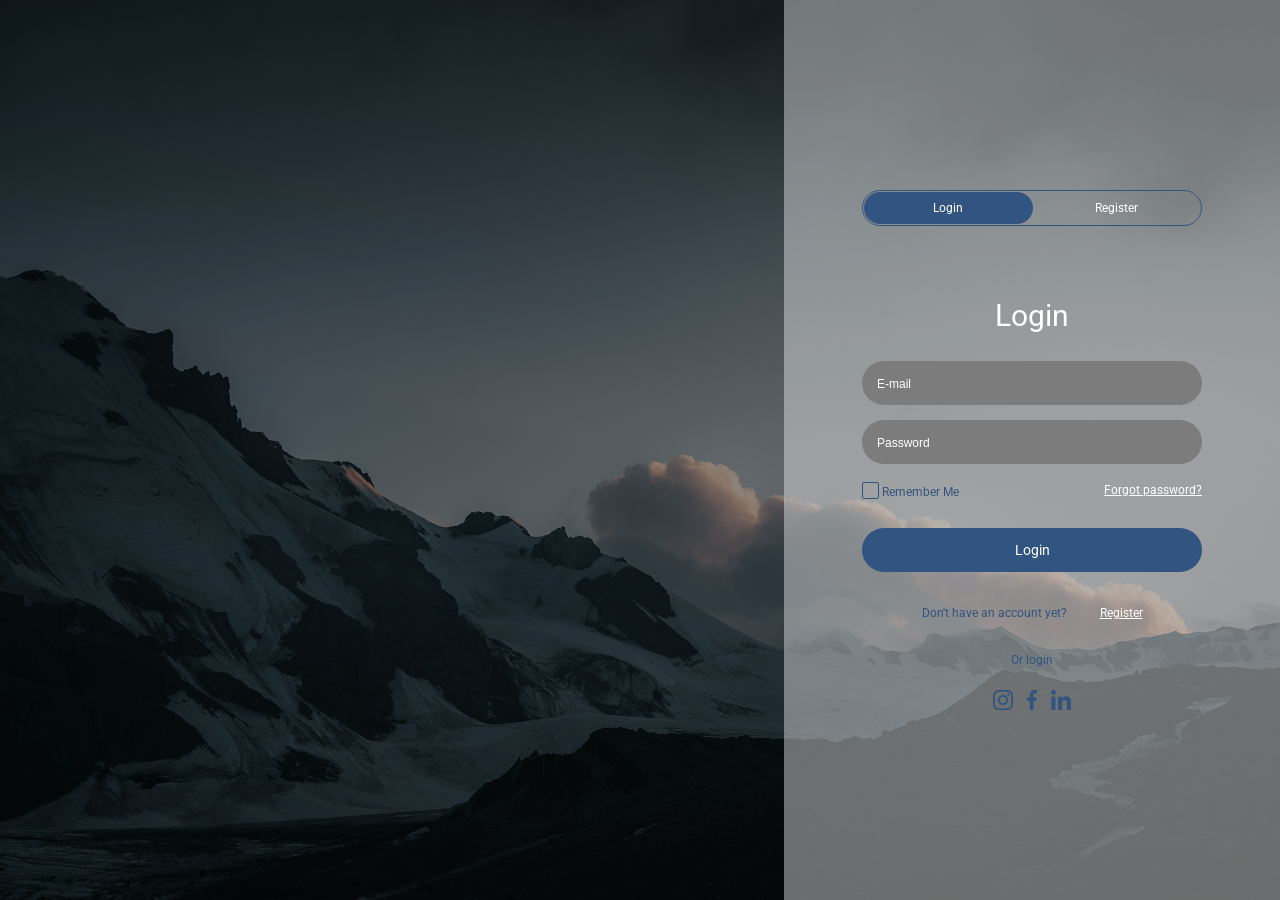
<file: form.html>
<!DOCTYPE html>
<html lang="en">
<head>
    <meta charset="UTF-8">
    <meta name="viewport" content="width=device-width, initial-scale=1.0">
    <link rel="stylesheet" href="css/styles.css">
    <title>Form</title>
</head>
<body class="body-form">
    <div class="container-wrap">
        <div class="forma-walpers">
            <div class="forma">
            <div class="contain">
                <div class="switch">
                    <input class="switch-input" type="checkbox" id="switch">
                    <label class="switch-label" for="switch">
                        <span>Login</span>
                        <span>Register</span>
                    </label>
                </div>
                <div class="log-in">
                    <h2>Login</h2>
                    <input class="e-mail" type="email" placeholder="E-mail">
                    <input class="password" type="password" placeholder="Password">
                    <div class="remember-checkbox">
                        <input type="checkbox" name="remember" id="remember">
                        <label for="remember">Remember Me</label>
                    <a href="#" class="forgot-password">Forgot  password?</a>
                    </div>
                    <button class="forma-btn">Login</button>
                    <div class="forma-question">
                        <p class="create-account">Don't have an account yet?</p>
                        <a href="#" class="registration">Register</a>
                    </div>
                    <p class="forma-or-log">Or login</p>
                    <div class="forma-socials">
                        <ul>
                            <li class="form-social-item">
                                <a href="#">
                                    <svg class="form-item">
                                        <use href="images/sprites.svg#instagram"></use>
                                    </svg>
                                </a>
                            </li>
                            <li class="form-social-item">
                                <a href="#">
                                    <svg class="form-item">
                                        <use href="images/sprites.svg#facebook"></use>
                                    </svg>
                                </a>
                            </li>
                            <li class="form-social-item">
                                <a href="#">
                                    <svg class="form-item">
                                        <use href="images/sprites.svg#linkedin"></use>
                                    </svg>
                                </a>
                            </li>
                        </ul>
                    </div>
                </div>
            </div>
        </div>
        </div>
    </div>
</body>
</html>
</file>
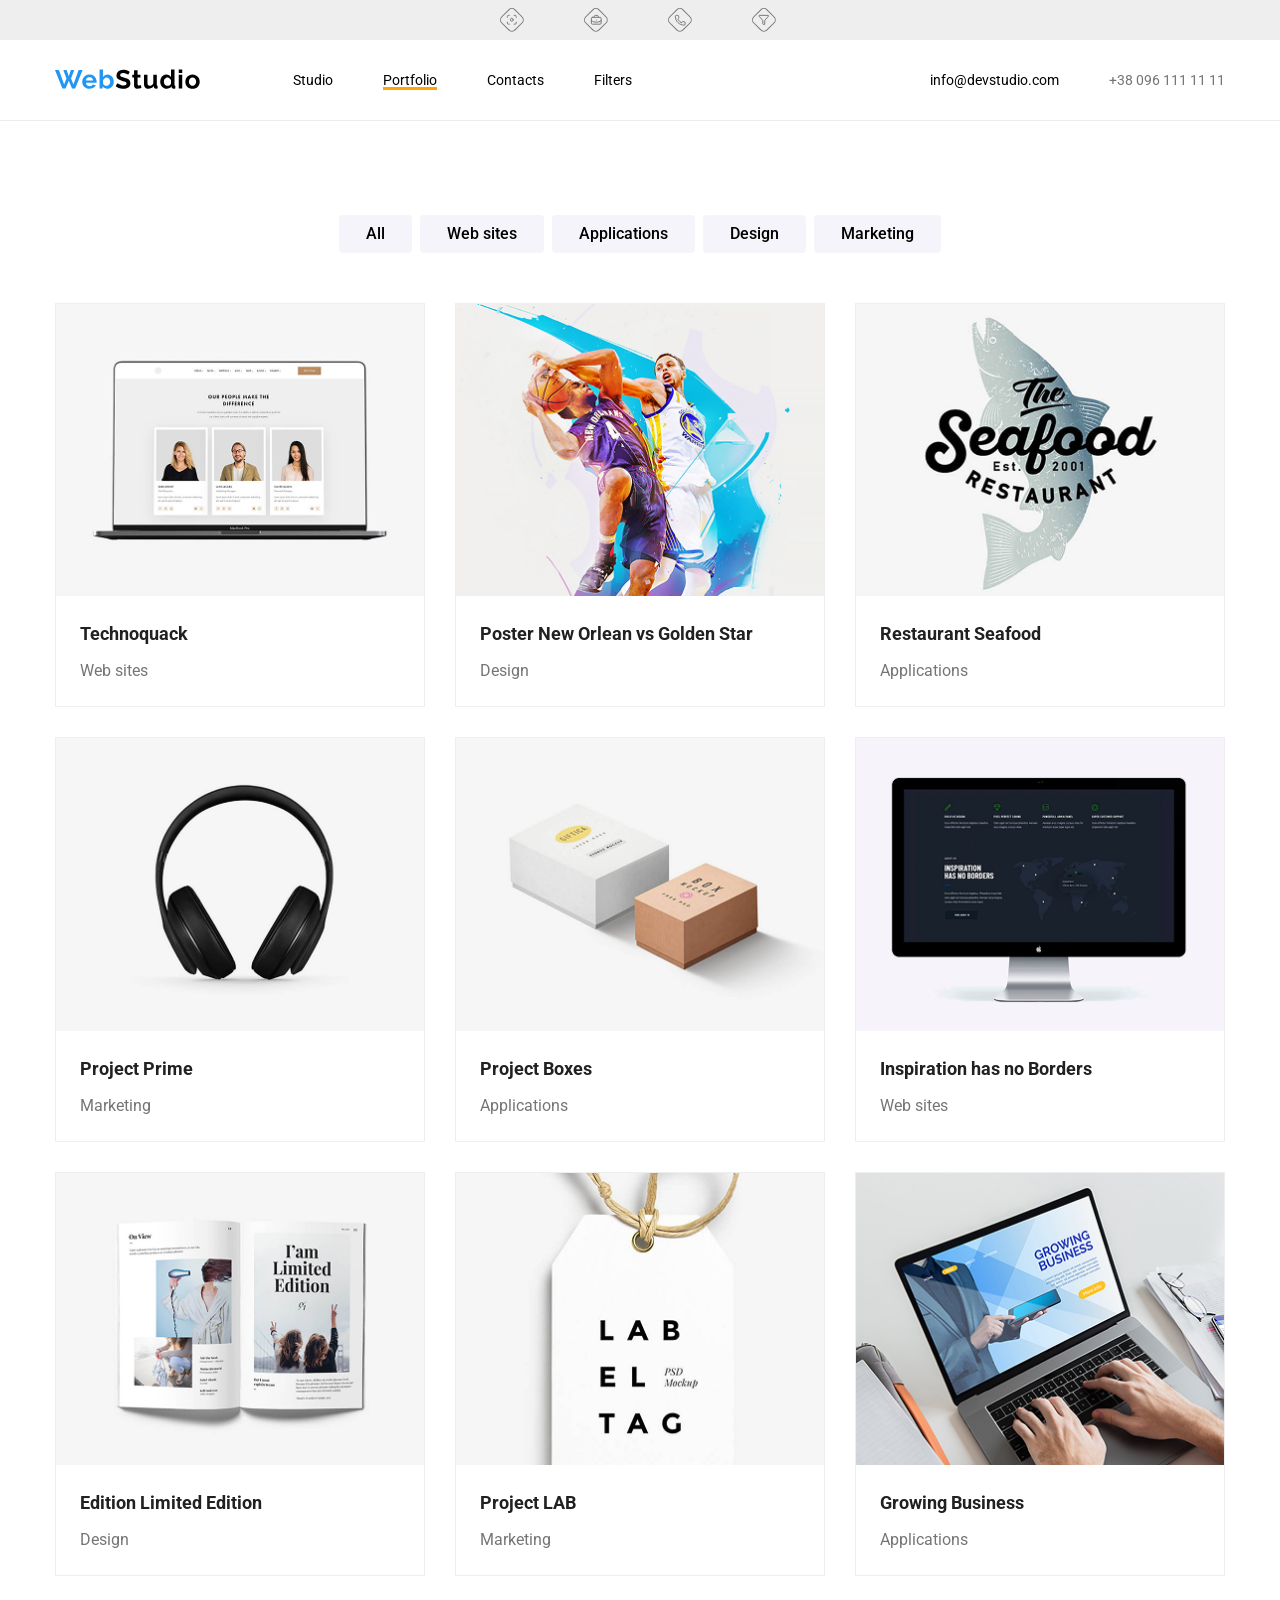
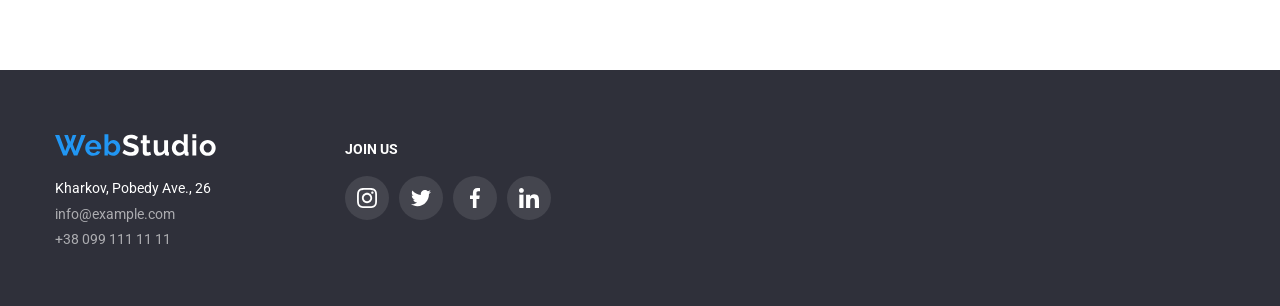
<file: portfolio.html>
<!DOCTYPE html>
<html lang="en">
<head>
    <meta charset="UTF-8">
    <meta name="viewport" content="width=device-width, initial-scale=1.0">
    <link rel="preconnect" href="https://fonts.googleapis.com">
    <link rel="preconnect" href="https://fonts.gstatic.com" crossorigin>
    <link href="https://fonts.googleapis.com/css2?family=Roboto:ital,wght@0,100..900;1,100..900&display=swap" rel="stylesheet">
    <link rel="stylesheet" href="css/styles.css">
    <title>WebStudio | Portfolio</title>
</head>
<body>
    <aside class="menu">
        <div class="menu-inactive">
            <ul>
                <li class="menu-links">
                    <a href="index.html">
                        <svg class="menu-link">
                            <use href="images/sprites.svg#menu-studio"></use>
                        </svg>
                        <p>Studio</p>
                    </a>
                </li>
                <li class="menu-links">
                    <a href="portfolio.html">
                        <svg class="menu-link">
                            <use href="images/sprites.svg#menu-portfolio"></use>
                        </svg>
                        <p>Portfolio</p>
                    </a>
                </li>
                <li class="menu-links">
                    <a href="#">
                        <svg class="menu-link">
                            <use href="images/sprites.svg#menu-contacts"></use>
                        </svg>
                        <p>Contacts</p>
                    </a>
                </li>
                <li class="menu-links">
                    <a href="#">
                        <svg class="menu-link">
                            <use href="images/sprites.svg#menu-filters"></use>
                        </svg>
                        <p>Filters</p>
                    </a>
                </li>
            </ul>
        </div>
    </aside>
    <div class="wrapper">
        <header class="header">
        <div class="container">
            <div class="header-container">
                <a href="index.html" class="header-logo">
                    <img src="images/logo.svg" alt="logo" width="145" height="31">
                </a>
                <ul class="header-nav">
                    <li class="header-nav-item"><a href="index.html" class="header-link">Studio</a></li>
                    <li class="header-nav-item"><a href="#" class="header-link active">Portfolio</a></li>
                    <li class="header-nav-item"><a href="#" class="header-link">Contacts</a></li>
                    <li class="header-nav-item">
                        <a href="#" class="header-link">Filters</a>
                        <ul>
                            <li class="pop-up"><a href="#">All</a></li>
                            <li class="pop-up"><a href="#">Web sites</a></li>
                            <li class="pop-up"><a href="#">Applications</a></li>
                            <li class="pop-up"><a href="#">Design</a></li>
                            <li class="pop-up">
                                <a href="#">Marketing</a>
                                <ul class="pop-up-list">
                                    <li><a href="#">info@devstudio.com</a></li>
                                    <li><a href="#">+38 096 111 11 11</a></li>
                                </ul>
                            </li>
                        </ul>
                    </li>
                    <!-- <li class="header-nav-item"><a href="form.html" class="header-link">Form</a></li> -->
                </ul>
                <div class="contacts">
                    <a href="#" class="gmail">info@devstudio.com</a>
                    <p class="phone">+38 096 111 11 11</p>
                </div>
                <div class="header-burger">
                    <span></span>
                </div>
            </div>
        </div>
    </header>
    <main>
        <section class="portfolio-projects">
            <div class="container projects">
                <div class="filters">
                    <button class="filter-button">All</button>
                    <button class="filter-button">Web sites</button>
                    <button class="filter-button">Applications</button>
                    <button class="filter-button">Design</button>
                    <button class="filter-button">Marketing</button>
                </div>
                <div class="project-cards">
                    <article class="project-card">
                        <div class="project-img">
                            <div class="title-img">
                                <div class="project-img-box">
                                    <div class="description">The resource offers comprehensive offers with different levels of functionality and services. All this will allow the visitor to obtain useful information about the company or individual.</div>
                                    <img src="images/portfolio-1.png" alt="project img" width="370" height="294">
                                </div>
                                <div class="project-card-desc">
                                    <h3 class="project-card-title">Technoquack</h3>
                                    <p class="project-card-filter">Web sites</p>
                                </div>
                            </div>
                        </div>
                    </article>
                    <article class="project-card">
                        <div class="project-img">
                            <div class="title-img">
                                <div class="project-img-box">
                                    <div class="description">The resource offers comprehensive offers with different levels of functionality and services. All this will allow the visitor to obtain useful information about the company or individual.</div>
                                    <img src="images/portfolio-2.png" alt="project img" width="370" height="294">
                                </div>
                                <div class="project-card-desc">
                                    <h3 class="project-card-title">Poster New Orlean vs Golden Star</h3>
                                    <p class="project-card-filter">Design</p>
                                </div>
                            </div>
                        </div>
                    </article>
                    <article class="project-card">
                        <div class="project-img">
                            <div class="title-img">
                                <div class="project-img-box">
                                    <div class="description">The resource offers comprehensive offers with different levels of functionality and services. All this will allow the visitor to obtain useful information about the company or individual.</div>
                                    <img src="images/portfolio-3.png" alt="project img" width="370" height="294">
                                </div>
                                <div class="project-card-desc">
                                    <h3 class="project-card-title">Restaurant Seafood</h3>
                                    <p class="project-card-filter">Applications</p>
                                </div>
                            </div>
                        </div>
                    </article>
                    <article class="project-card">
                        <div class="project-img">
                            <div class="title-img">
                                <div class="project-img-box">
                                    <div class="description">The resource offers comprehensive offers with different levels of functionality and services. All this will allow the visitor to obtain useful information about the company or individual.</div>
                                    <img src="images/portfolio-4.png" alt="project img" width="370" height="294">
                                </div>
                                <div class="project-card-desc">
                                    <h3 class="project-card-title">Project Prime</h3>
                                    <p class="project-card-filter">Marketing</p>
                                </div>
                            </div>
                        </div>
                    </article>
                    <article class="project-card">
                        <div class="project-img">
                            <div class="title-img">
                                <div class="project-img-box">
                                    <div class="description">The resource offers comprehensive offers with different levels of functionality and services. All this will allow the visitor to obtain useful information about the company or individual.</div>
                                    <img src="images/portfolio-5.png" alt="project img" width="370" height="294">
                                </div>
                                <div class="project-card-desc">
                                    <h3 class="project-card-title">Project Boxes</h3>
                                    <p class="project-card-filter">Applications</p>
                                </div>
                            </div>
                        </div>
                    </article>
                    <article class="project-card">
                        <div class="project-img">
                            <div class="title-img">
                                <div class="project-img-box">
                                    <div class="description">The resource offers comprehensive offers with different levels of functionality and services. All this will allow the visitor to obtain useful information about the company or individual.</div>
                                    <img src="images/portfolio-6.png" alt="project img" width="370" height="294">
                                </div>
                                <div class="project-card-desc">
                                    <h3 class="project-card-title">Inspiration has no Borders</h3>
                                    <p class="project-card-filter">Web sites</p>
                                </div>
                            </div>
                        </div>
                    </article>
                    <article class="project-card">
                        <div class="project-img">
                            <div class="title-img">
                                <div class="project-img-box">
                                    <div class="description">The resource offers comprehensive offers with different levels of functionality and services. All this will allow the visitor to obtain useful information about the company or individual.</div>
                                    <img src="images/portfolio-7.png" alt="project img" width="370" height="294">
                                </div>
                                <div class="project-card-desc">
                                    <h3 class="project-card-title">Edition Limited Edition</h3>
                                    <p class="project-card-filter">Design</p>
                                </div>
                            </div>
                        </div>
                    </article>
                    <article class="project-card">
                        <div class="project-img">
                            <div class="title-img">
                                <div class="project-img-box">
                                    <div class="description">The resource offers comprehensive offers with different levels of functionality and services. All this will allow the visitor to obtain useful information about the company or individual.</div>
                                    <img src="images/portfolio-8.png" alt="project img" width="370" height="294">
                                </div>
                                <div class="project-card-desc">
                                    <h3 class="project-card-title">Project LAB</h3>
                                    <p class="project-card-filter">Marketing</p>
                                </div>
                            </div>
                        </div>
                    </article>
                    <article class="project-card">
                        <div class="project-img">
                            <div class="title-img">
                                <div class="project-img-box">
                                    <div class="description">The resource offers comprehensive offers with different levels of functionality and services. All this will allow the visitor to obtain useful information about the company or individual.</div>
                                    <img src="images/portfolio-9.png" alt="project img" width="370" height="294">
                                </div>
                                <div class="project-card-desc">
                                    <h3 class="project-card-title">Growing Business</h3>
                                    <p class="project-card-filter">Applications</p>
                                </div>
                            </div>
                        </div>
                    </article>
                </div>
            </div>
        </section>
    </main>
    <footer class="footer">
        <div class="container">
            <div class="footer-box">
                <div class="footer-info">
                    <a href="index.html"><img src="images/footer-logo.svg" alt="logo" class="footer-logo" width="161" height="31"></a>
                    <div class="footer-text">
                        <ul>
                            <li>
                                <p>Kharkov, Pobedy Ave., 26</p>
                            </li>
                            <li>
                                <a href="#">info@example.com</a>
                            </li>
                            <li>
                                <a href="#">+38 099 111 11 11</a>
                            </li>
                        </ul>
                    </div>
                </div>
                <div class="footer-socials">
                    <p class="footer-socials-title">Join us</p>
                    <div class="footer-socials-list">
                        <ul>
                            <li class="footer-social-item">
                                <a href="#">
                                    <svg class="footer-item">
                                        <use href="images/sprites.svg#instagram"></use>
                                    </svg>
                                </a>
                            </li>
                            <li class="footer-social-item">
                                <a href="#">
                                    <svg class="footer-item">
                                        <use href="images/sprites.svg#twitter"></use>
                                    </svg>
                                </a>
                            </li>
                            <li class="footer-social-item">
                                <a href="#">
                                    <svg class="footer-item">
                                        <use href="images/sprites.svg#facebook"></use>
                                    </svg>
                                </a>
                            </li>
                            <li class="footer-social-item">
                                <a href="#">
                                    <svg class="footer-item">
                                        <use href="images/sprites.svg#linkedin"></use>
                                    </svg>
                                </a>
                            </li>
                        </ul>
                    </div>
                </div>
                </div>
            </div>
        </div>
    </footer>
    </div>
</body>
</html>
</file>
<file: css/styles.css>
@import url(reset.css);

@font-face {
    font-family: 'Roboto';
    src: url('../fonts/Roboto-Bold.woff2') format('woff2');
    font-weight: 700;
    font-style: normal;
    font-display: swap;
}

@font-face {
    font-family: 'Roboto';
    src: url('../fonts/Roboto-Medium.woff2') format('woff2');
    font-weight: 500;
    font-style: normal;
    font-display: swap;
}

@font-face {
    font-family: 'Roboto';
    src: url('../fonts/Roboto-Regular.woff2') format('woff2');
    font-weight: 400;
    font-style: normal;
    font-display: swap;
}

@font-face {
    font-family: 'Roboto';
    src: url('../fonts/Roboto-Black.woff2') format('woff2');
    font-weight: 900;
    font-style: normal;
    font-display: swap;
}


body{
    font-family: "Roboto", sans-serif;
    font-size: 14px;
}
.container{
    max-width: 1200px;
    padding: 0 15px;
    margin: 0 auto;
}
:root{
    --grey-color: #757575;
    --blue-color: #2196F3;
    --white-color: #fff;
    --dark-blue-color: #2F303A;
    --light-grey-color: #F5F4FA;
    --black-color: #000;
    --orange-color: #F39121;
    --header-border: #ECECEC;
    --card-border: #EEEEEE;
    --title-text: #212121;
    --socials-color: #AFB1B8;
    --form-color: #325480;
    --dark-grey-color: #7c7c7c;
    --forma-grey-color: #e9e9e9;
}

/* HEADER */
.header {
    padding: 24px 0 25px;
    border-bottom: var(--header-border) solid 1px;
    position: relative;
    z-index: 5;
}
.header-container {
    display: flex;
    align-items: center;
}
.header-logo img{
    width: 145px;
    height: 31px;
}
.header-nav {
    display: flex;
    margin-left: 93px;
    gap: 50px;
}
.header-nav-item{
    position: relative;
}
.header-nav-item li{
    border-top: 1px solid #fff;
    background: var(--dark-blue-color);
}
.header-nav-item li:first-child{
    border-top: none;
}
.header-nav-item li a{
    color: var(--white-color);
    padding: 10px 20px;
    display: block;
}
.header-nav-item li a:hover{
    color: var(--blue-color);
}
.header-nav > li > ul{
    position: absolute;
    top: 100%;
    left: 0;
    opacity: 0;
    visibility: hidden;
    padding-top: 34px;
    transition: 0.5s;
}
.header-nav-item:hover > ul{
    opacity: 1;
    visibility: visible;
    transform-origin: center;
    transform: rotateY(2turn) skew(-10deg);
    transition: 0.5s;
}
.pop-up{
    position: relative;
}
.pop-up:hover > .pop-up-list{
    opacity: 1;
    visibility: visible;
    transform-origin: right;
    transform: rotateX(2turn);
    transition: 0.5s;
}
.pop-up-list {
    position: absolute;
    top: 0;
    right: 101%;
    opacity: 0;
    visibility: hidden;
    transition: 0.5s;
}
.contacts {
    font-size: 0;
    margin-left: auto;
}
.gmail {
    font-size: 14px;
    margin-right: 50px;
}
.phone {
    display: inline-block;
    font-size: 14px;
    color: var(--grey-color);
}
a{
    color: var(--black-color);
    text-decoration: none;
}
a:hover{
    color: var(--blue-color);
}

.header-link.active{
    text-decoration: underline orange 3px;
}
.header-burger{
    display: none;
}

/* HERO */

.hero {
    background: url("../images/hero-img.jpg") no-repeat 50%/cover;
    position: relative;
}
.hero::before{
    content: "";
    position: absolute;
    inset: 0;
    background: rgba(0, 0, 0, .5);
}
.hero-container {
    min-height: 600px;
    display: flex;
    flex-direction: column;
    justify-content: center;
    align-items: center;
    position: relative;
}
.hero-title {
    color: var(--white-color);
    font-size: 44px;
    line-height: 60px;
    text-transform: uppercase;
    font-weight: bold;
    max-width: 696px;
    text-align: center;
}
.btn {
    border: none;
    min-width: 200px;
    font-size: 16px;
    padding: 10px 0;
    background: var(--blue-color);
    color: var(--white-color);
    border-radius: 4%;
    margin-top: 30px;
    line-height: 30px;
}

.btn:hover{
    cursor: pointer;
    background: var(--white-color);
    color: var(--blue-color);
}

/* INFO */

.info {
    padding-top: 94px;
}
.info-cards {
    display: flex;
    gap: 30px;
}
.info-card {
    flex: 1 1 25%;
    position: relative;
}
.info-card::before{
    content: "";
    position: absolute;
    inset: 0;
    height: 120px;
    border-radius: 8px;
}
.info-card:nth-child(1)::before{
    background: var(--light-grey-color) url(../images/antenna_1.png) no-repeat 50%;
}
.info-card:nth-child(2)::before{
    background: var(--light-grey-color) url(../images/clock_2.png) no-repeat 50%;
}
.info-card:nth-child(3)::before{
    background: var(--light-grey-color) url(../images/diagram_3.png) no-repeat 50%;
}
.info-card:nth-child(4)::before{
    background: var(--light-grey-color) url(../images/astronaut_4.png) no-repeat 50%;
}
.info-card-title {
    margin-top: 150px;
    font-weight: bold;
    text-transform: uppercase;
}
.info-card-desc {
    margin-top: 10px;
    color: var(--grey-color);
    line-height: 24px;
}

/* DOING */

.doing {
    padding: 94px 0;
}
.doing-gallery {
    display: flex;
    flex-direction: column;
    justify-content: center;
    align-items: center;
    font-size: 0;
}
.doing-title {
    font-size: 36px;
    font-weight: bold;
    margin-bottom: 50px;
}
.doing-photoes {
    display: flex;
    gap: 30px;
}
.doing-photo {
    height: 294px;
    position: relative;
    flex: 1 1 30%;
}
.doing-photo-desc{
    position: absolute;
    left: 0;
    right: 0;
    bottom: 0;
    background: var(--dark-blue-color);
    height: 70px;
    display: flex;
    align-items: center;
    justify-content: center;
    background: rgba(47, 48, 58, 0.8);
}
.doing-photo-desc p{
    color: var(--white-color);
    font-size: 14px;
    font-weight: 700;
    text-transform: uppercase;
    position: relative;
}
.doing-photo img{
    width: 100%;
    height: 100%;
    object-fit: cover;
}

/* TEAM */

.team {
    background: var(--light-grey-color);
    padding: 94px 0;
}
.team-block {
    display: flex;
    flex-direction: column;
    justify-content: center;
    align-items: center;
    font-size: 0;
}
.team-title {
    font-size: 36px;
    font-weight: bold;
}
.team-cards {
    display: flex;
    flex-wrap: wrap;
    align-items: center;
    justify-content: center;
    font-size: 0;
    gap: 30px;
}
.name-profession{
    padding: 30px 32px;
}
.team-card {
    text-align: center;
    background: var(--white-color);
}
.team-card-img {
    object-fit: cover;
    width: 100%;
    height: 260px;
}
.name {
    font-size: 16px;
    font-weight: 700;
    padding-bottom: 10px;
}
.profession {
    font-size: 16px;
    font-weight: 400;
    color: var(--grey-color);
}
.socials{
    margin-top: 16px;
}
.socials ul{
    display: flex;
    justify-content: center;
    gap: 10px;
}
.social-item{
    width: 44px;
    height: 44px;
    display: flex;
    align-items: center;
    justify-content: center;
}
.social-item a{
    width: 44px;
    height: 44px;
    display: flex;
    align-items: center;
    justify-content: center;
    border-radius: 24px;
}
.social-item a:hover{
    background: var(--blue-color);
    --socials-color: #fff;
}
.item{
    width: 20px;
    height: 20px;
    color: var(--socials-color);
    overflow: visible;
}
.hidden{
    position: absolute;
    z-index: -1;
    width: 0;
    height: 0;
}

/* REGULAR CUSTOMERS */
.customers-container{
    padding: 94px 15px;
    align-items: center;
}
.customers-title{
    font-size: 36px;
    font-weight: bold;
    margin-bottom: 50px;
    text-align: center;
}
.customers-socials{
    margin-top: 16px;
}
.customers-socials ul{
    display: flex;
    justify-content: center;
    gap: 30px;
}
.customers-social-item{
    flex: 1 1 16%;
}
.customers-social-item a{
    display: block;
    text-align: center;
    border: solid 1px var(--socials-color);
    border-radius: 4px;
    padding: 16px;
    transition: 0.5s;
}
.customers-social-item a:hover{
    --socials-color: #2196f3;
    transform: scale(1.1);
    transition: 0.5s;
}
.customers-item{
    width: 106px;
    height: 60px;
    color: var(--socials-color);
}
/* FOOTER */

.footer {
    background: var(--dark-blue-color);
    padding: 60px 0;
    color: var(--white-color);
}
.footer-box{
    display: flex;
}
.footer-logo {
    margin-bottom: 20px;
}
.footer-text ul {
    display: flex;
    flex-direction: column;
    gap: 10px;
}
.footer-text ul li a{
    opacity: 0.6;
    color: var(--white-color);
}
.footer-socials{
    margin: 12px 0 0 129px;
}
.footer-socials-list{
    margin-top: 20px;
}
.footer-socials-title{
    text-transform: uppercase;
    font-weight: 700;
}
.footer-socials{
    margin-top: 12px;
}
.footer-socials ul{
    display: flex;
    justify-content: center;
    gap: 10px;
}
.footer-social-item{
    width: 44px;
    height: 44px;
    display: flex;
    align-items: center;
    justify-content: center;
}
.footer-social-item a{
    width: 44px;
    height: 44px;
    display: flex;
    align-items: center;
    justify-content: center;
    border-radius: 24px;
    background: var(--white-color);
    background: rgba(255, 255, 255, 0.1);
    transition: 0.8s;
}
.footer-social-item a:hover{
    background: var(--blue-color);
    transform: scale(1.1) rotate(1turn);
    transition: 0.8s;
}
.footer-social-item a:hover .item{
    color: var(--white-color);
}
.footer-item{
    width: 20px;
    height: 20px;
    color: var(--white-color);
    overflow: visible;
}

/* PORTFOLIO PAGE */

/* MENU */

.menu-inactive {
    position: fixed;
    background: var(--card-border);
    width: 60px;
    height: 100%;
    top: 0;
    left: 0;
    display: flex;
    align-items: center;
    justify-content: flex-start;
    padding: 0;
    overflow: hidden;
    transition: 0.3s;
    padding-left: 5.5px;
    z-index: 10;
}
.menu-inactive:hover {
    width: 200px;
    transition: 0.3s;
}
.menu-links a:hover svg{
    color: var(--blue-color);
    transition: 0.3s;
}
.menu-links {
    width: 49px;
    height: 49px;
    margin-top: 20px;
}
.menu-links a{
    display: flex;
    align-items: center;
    font-size: 18px;
}
.menu-links a:hover {
    color: var(--blue-color);
}
.menu-links p{
    min-width: 0;
}
.menu-links:nth-child(1){
    margin-top: 0;
}
.menu-link {
    width: 49px;
    height: 49px;
    flex-shrink: 0;
    margin-right: 10px;
    color: var(--grey-color);
    transition: color 0.3s;
}
.wrapper{
    margin: 0 auto;
    transition: 0.3s;
}
aside:hover+.wrapper{
    padding-left: 100px;
    transition: 0.3s;
}

/* PROJECTS */
.portfolio-projects {
    margin: 94px 0;
}
.projects {
    justify-content: center;
}
.filters {
    display: flex;
    margin-bottom: 50px;
    gap: 8px;
    justify-content: center;
}
.filter-button {
    background: var(--light-grey-color);
    padding: 6px 27px;
    font-size: 16px;
    line-height: 26px;
    font-weight: 500;
    border-radius: 4px;
    transition: 0.5s;
}
.filter-button:hover{
    background: var(--blue-color);
    color: var(--white-color);
    transform: rotate(1turn) scalex(1.1) skewX(5deg) skewY(5deg);
    transition: 0.5s;
}
.project-cards {
    display: flex;
    flex-wrap: wrap;
    gap: 30px;
}
.project-card {
    border: var(--card-border) solid 1px;
    flex: 1 1 30%;
}
.project-img:hover div .description{
    opacity: 1;
    transform: scale(0.5);
}
.title-img{
    position: relative;
}
.project-img-box {
    position: relative;
    overflow: hidden;
}
.description{
    position: absolute;
    inset: 0;
    background: rgb(33, 150, 243, .9);
    color: var(--white-color);
    font-size: 18px;
    line-height: 28px;
    letter-spacing: 0.03em;
    padding: 24px;
    display: flex;
    align-items: center;
    opacity: 0;
    scale: 2;
    transition: 0.8s;
}
.project-img img{
    width: 100%;
    height: 100%;
    object-fit: cover;
    display: block;
}
.project-card-desc {
    padding: 20px 24px;
}
.project-card-title {
    font-size: 18px;
    line-height: 36px;
    padding-bottom: 4px;
    font-weight: 700;
    color: var(--title-text);
}
.project-card-filter {
    line-height: 30px;
    font-size: 16px;
    color: var(--grey-color);
}

/* SWITCH */
.body-form{
    overflow: hidden;
}
.forma-walpers{
    background: linear-gradient(rgba(0, 0, 0, 0.45), rgba(0, 0, 0, 0.45)), url("../images/form-bg.jpg") no-repeat 50%/cover;
}
.forma{
    display: flex;
    flex-flow: column;
    width: 496px;
    height: 100vh;
    margin-left: auto;
    background: rgb(233, 233, 233, 0.45);
    overflow: auto;
}
.contain{
    width: 340px;
    padding: 60px 0;
    margin: auto;
}
.switch {
    margin-bottom: 75px;
}
label{
    cursor: pointer;
}
.switch-input {
    position: absolute;
    z-index: -1;
    opacity: 0;
    width: 0;
    height: 0;
}
.switch-label {
    display: flex;
    position: relative;
    height: 36px;
    border-radius: 30px;
    border: 1px solid var(--form-color);
}
.switch-label span{
    position: relative;
    color: var(--white-color);
    font-size: 12px;
    flex: 1 1 50%;
    display: flex;
    justify-content: center;
    align-items: center;
    z-index: 10;
}
.switch-label::before{
    content: "";
    position: absolute;
    top: 1px;
    left: 1px;
    width: 50%;
    bottom: 1px;
    background: var(--form-color);
    border-radius: 30px;
    transition: all 0.3s linear;
}
.switch-input:checked+.switch-label::before{
    transform: translateX(calc(100% - 2px));
}
.log-in h2{
    font-size: 30px;
    font-weight: 400;
    margin-bottom: 30px;
    display: flex;
    justify-content: center;
    color: var(--white-color);
}
.e-mail, .password{
    display: inline-block;
    width: 100%;
    background: var(--dark-grey-color);
    border: none;
    border-radius: 30px;
    padding: 15px 15px 14px;
}
.e-mail::placeholder, .password::placeholder{
    color: var(--white-color);
    font-size: 12px;
}
.password{
    margin-top: 15px;
}
.remember-checkbox{
    position: relative;
    width: 100%;
    margin-top: 20px;
}
.remember-checkbox input{
    position: absolute;
    z-index: -1;
    opacity: 0;
    width: 0;
    height: 0;
}
.remember-checkbox label{
    display: inline-block;
    padding-left: 20px;
    position: relative;
    color: var(--form-color);
    font-size: 12px;
}
.remember-checkbox label::before{
    content: "";
    position: absolute;
    top: -4px;
    left: 0;
    width: 15px;
    height: 15px;
    border-radius: 2px;
    border: 1px solid var(--form-color);
}
.remember-checkbox label::after{
    content: "";
    position: absolute;
    top: -4px;
    left: 5px;
    width: 6px;
    height: 13px;
    border-bottom: 1px solid var(--form-color);
    border-right: 1px solid var(--form-color);
    transform: rotate(28deg);
    opacity: 0;
}
.remember-checkbox input:checked+label::before{
    background: var(--white-color);
}
.remember-checkbox input:checked+label::after{
    opacity: 1;
}
.forgot-password{
    position: absolute;
    right: 0;
    font-size: 12px;
    color: var(--white-color);
    text-decoration: underline;
    transition: 0.3s;
}
.forma-btn{
    width: 100%;
    height: 44px;
    border-radius: 30px;
    background: var(--form-color);
    margin-top: 30px;
    color: var(--white-color);
    transition: 0.3s;
}
.forma-btn:hover{
    background: var(--white-color);
    color: var(--form-color);
    transition: 0.3s;
    font-weight: 900;
}
.forma-question{
    display: flex;
    justify-content: center;
    margin-top: 35px;
    gap: 33px;
}
.create-account, .registration, .forma-or-log{
    font-size: 12px;
    font-weight: 400;
}
.create-account, .forma-or-log{
    color: var(--form-color);
}
.registration{
    color: var(--white-color);
    text-decoration: underline;
    transition: 0.3s;
}
.forma-or-log{
    margin-top: 35px;
    display: flex;
    justify-content: center;
}
.forma-socials {
    margin-top: 24px;
    display: flex;
    justify-content: center;
}
.forma-socials ul{
    display: flex;
    gap: 9px;
}
.form-social-item a{
    display: flex;
    color: var(--form-color);
    transition: 0.3s;
}
.form-social-item a:hover{
    color: var(--white-color);
    transition: 0.3s;
}
.form-item {
    height: 20px;
    width: 20px;
    flex-shrink: 0;
    overflow: visible;
}

/* ADAPTATION */

/* HEADER */
@media (max-width: 1024px){}

@media (max-width: 940px){
    .header {
    padding: 18px 0 19px;
    }
    .contacts {
        display: none;
    }
    .header-nav {
    display: flex;
    margin-left: auto;
    gap: 50px;
    }
    .header-nav > li > ul{
    left: -100px;
    }
}

@media (max-width: 768px){
    .header-logo img{
    width: 108px;
    height: 23px;
    }
    .header-nav {
    gap: 35px;
    }
}

@media (max-width: 600px){
    .header-nav{
    display: none;
    }
    .header-burger{
        display: block;
        width: 24px;
        height: 16px;
        margin-left: auto;
        position: relative;
        cursor: pointer;
    }
    .header-burger::before,
    .header-burger::after,
    .header-burger span{
        content: "";
        position: absolute;
        top: 0;
        left: 0;
        right: 0;
        height: 3px;
        background: var(--orange-color);
        width: 100%;
        margin: 0 auto;
    }
    .header-burger::after{
        top: auto;
        bottom: 0;
    }
    .header-burger span{
        top: 50%;
        transform: translateY(-50%);
    }
}

/* HERO */

@media (max-width: 768px){
    .hero-title {
    font-size: 36px;
    max-width: 500px;
    }
    .hero-container{
        min-height: 500px;
    }
}

@media (max-width: 600px){
    .hero-title {
    font-size: 30px;
    max-width: 320px;
    }
    .hero {
    background: url("../images/hero-img.jpg") no-repeat 50%/cover;
    }
    .hero-container{
        min-height: 400px;
    }
}

/* INFO */

@media (max-width: 768px){
    .info {
    padding-top: 60px;
    }
    .info-cards{
        flex-flow: wrap;
    }
}

@media (max-width: 600px){
    .info-card{
        flex: 1 1 40%;
    }
}
@media (max-width: 480px){
    .info-card{
    flex: 1 1 100%;
    }
}

/* DOING */

@media (max-width: 940px){
    .doing-title{
        margin-bottom: 37px;
    }
}

@media (max-width: 768px){
    .doing {
    padding: 60px 0;
    }
    .doing-title {
    font-size: 28px;
    }
    .doing-photoes{
        flex-flow: wrap;
    }
    .doing-photo{
        flex: 1 1 45%;
    }
}

@media (max-width: 600px){
    .doing-photo{
        flex: 1 1 100%;
    }
}

/* TEAM */

@media (max-width: 600px){
    .team {
    padding: 60px 0;
    }
    .team-title {
    font-size: 28px;
    margin-bottom: 30px;
    }
    .team-card {
        width: 450px;
        height: 622px;
    }
    .team-card-img{
        height: 460px;
    }
}

@media (max-width: 480px){
    .team-card {
        width: 290px;
        height: 458px;
    }
    .team-card-img{
        height: 296px;
    }
}

/* CUSTOMERS */

@media (max-width: 1024px){
    .customers-container{
    padding: 60px 15px;
    }
    .customers-title{
    font-size: 28px;
    margin-bottom: 30px;
    }
    .customers-socials ul{
    flex-flow: wrap;
    gap: 15px;
    }
    .customers-social-item{
    flex: 1 1 25%;
    }
}

/* FOOTER */

@media (max-width: 600px){
    .footer-socials{
    display: none;
    }
    .footer-box{
    display: flex;
    align-items: center;
    justify-content: center;
    }
    .footer-info {
    text-align: center;
    }
}

/* PORTFOLIO PAGE */
@media (max-width: 1300px) {
    .wrapper{
        margin-top: 40px;
    }
    .menu {
        position: absolute;
    }
    .menu-links a p{
        display: none;
    }
    
    .menu-inactive {
        width: 100%;
        height: 40px;
        background: var(--card-border);
        display: flex;
        align-items: center;
        justify-content: center;
    }
    
    .menu-inactive:hover {
        width: 100%;
    }
    
    .menu-inactive ul {
        display: flex;
        gap: 50px;
        margin: 0;
    }
    
    .menu-links {
        width: auto;
        height: auto;
        margin-top: 0;
    }
    
    .menu-link {
        width: 24px;
        height: 24px;
    }
    aside:hover + .wrapper {
        padding-left: 0;
    }
}
@media (max-width: 940px){
    .portfolio-projects {
    margin: 60px 0;
    }
    .project-card {
    flex: 1 1 40%;
    }
    .filters {
        flex-flow: wrap;
    }
}
@media (max-width: 600px){
    .menu-inactive{
        display: none;
    }
    .wrapper{
        margin-top: 0px;
    }
    .project-card {
    flex: 1 1 90%;
    }
}
</file>
